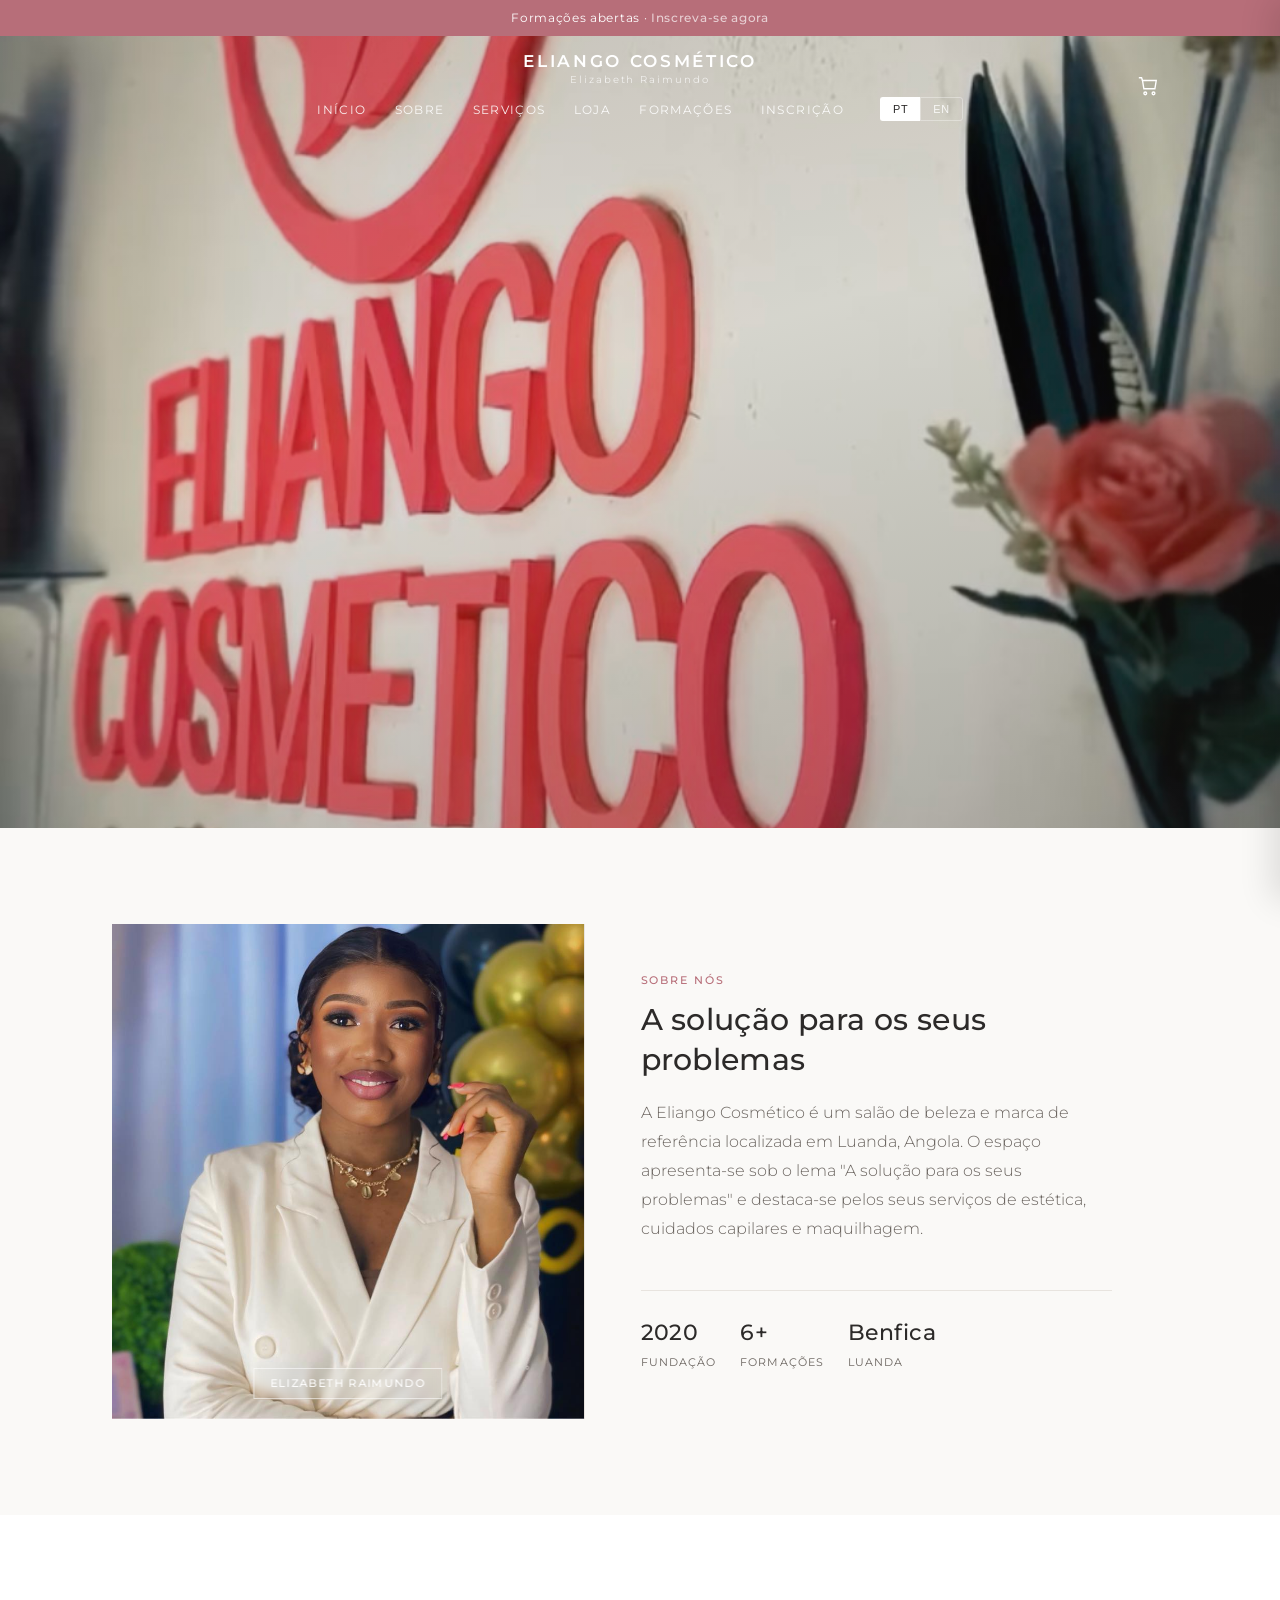
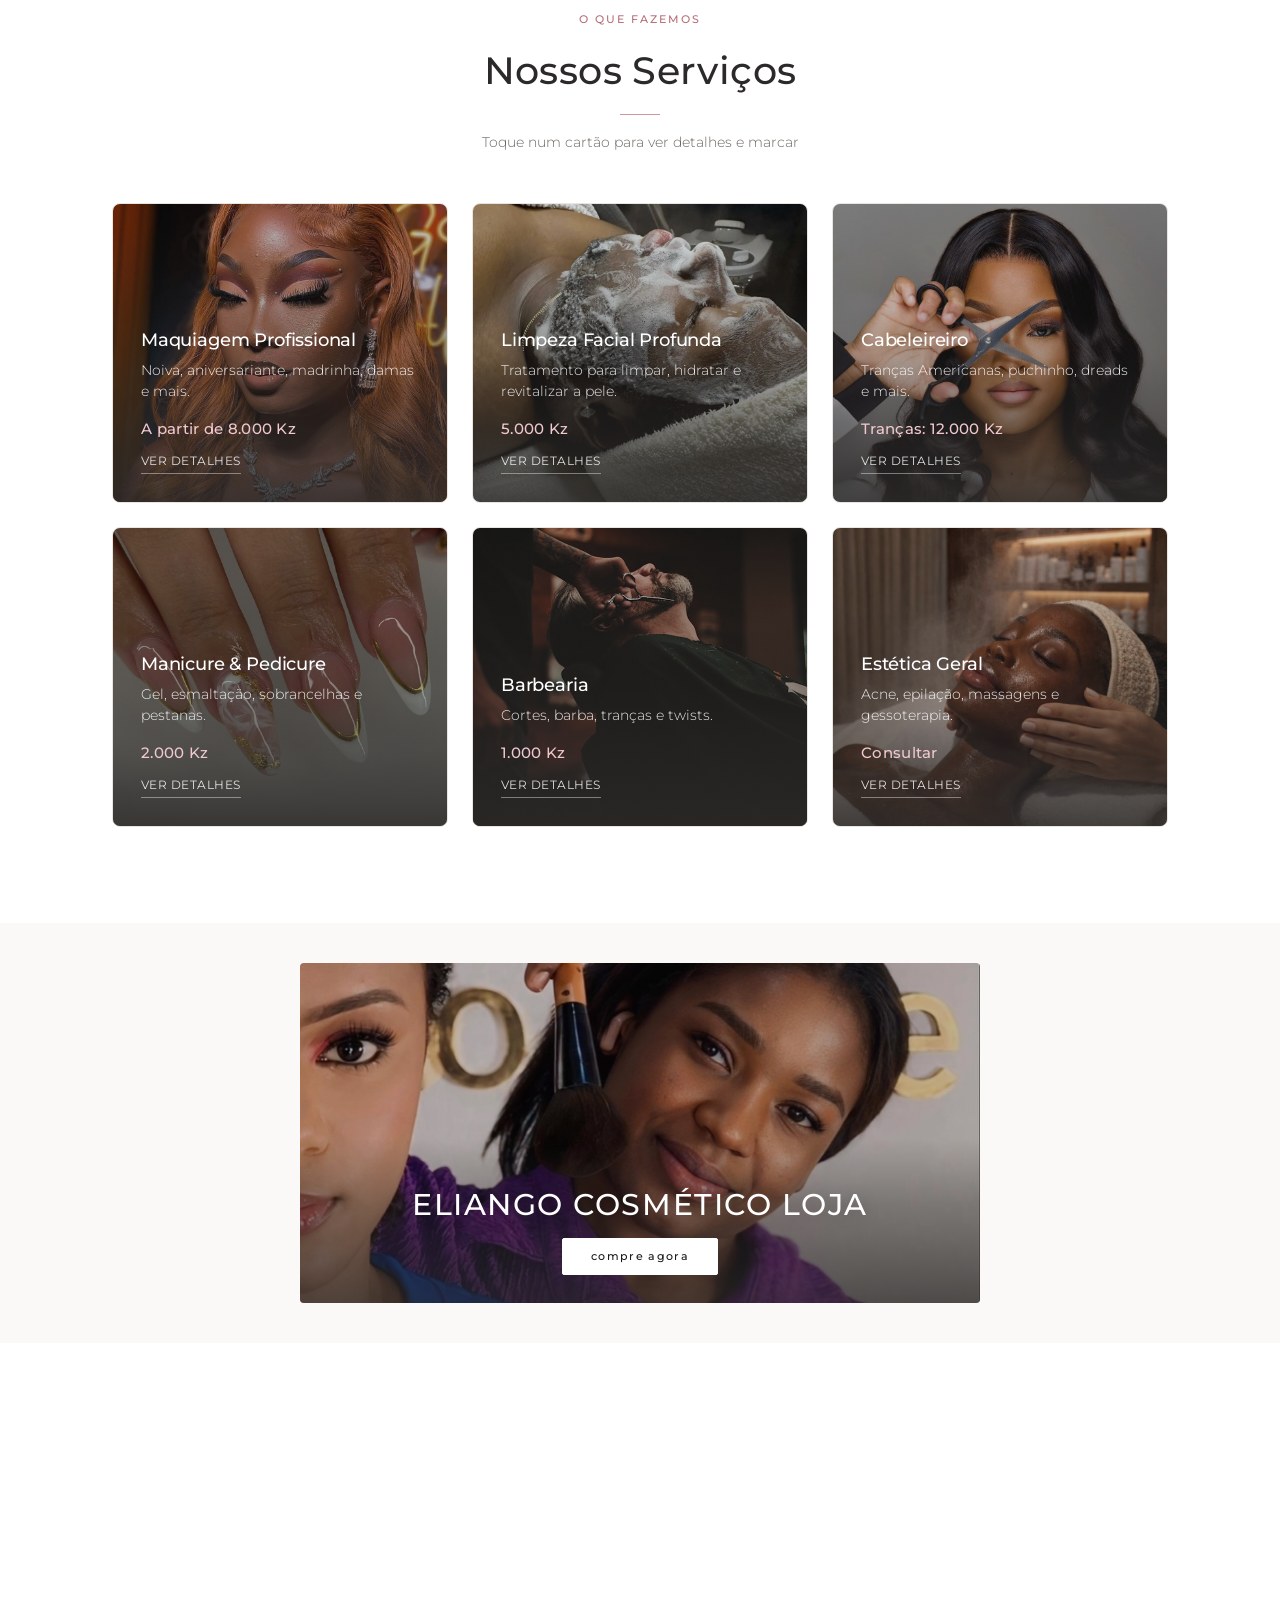
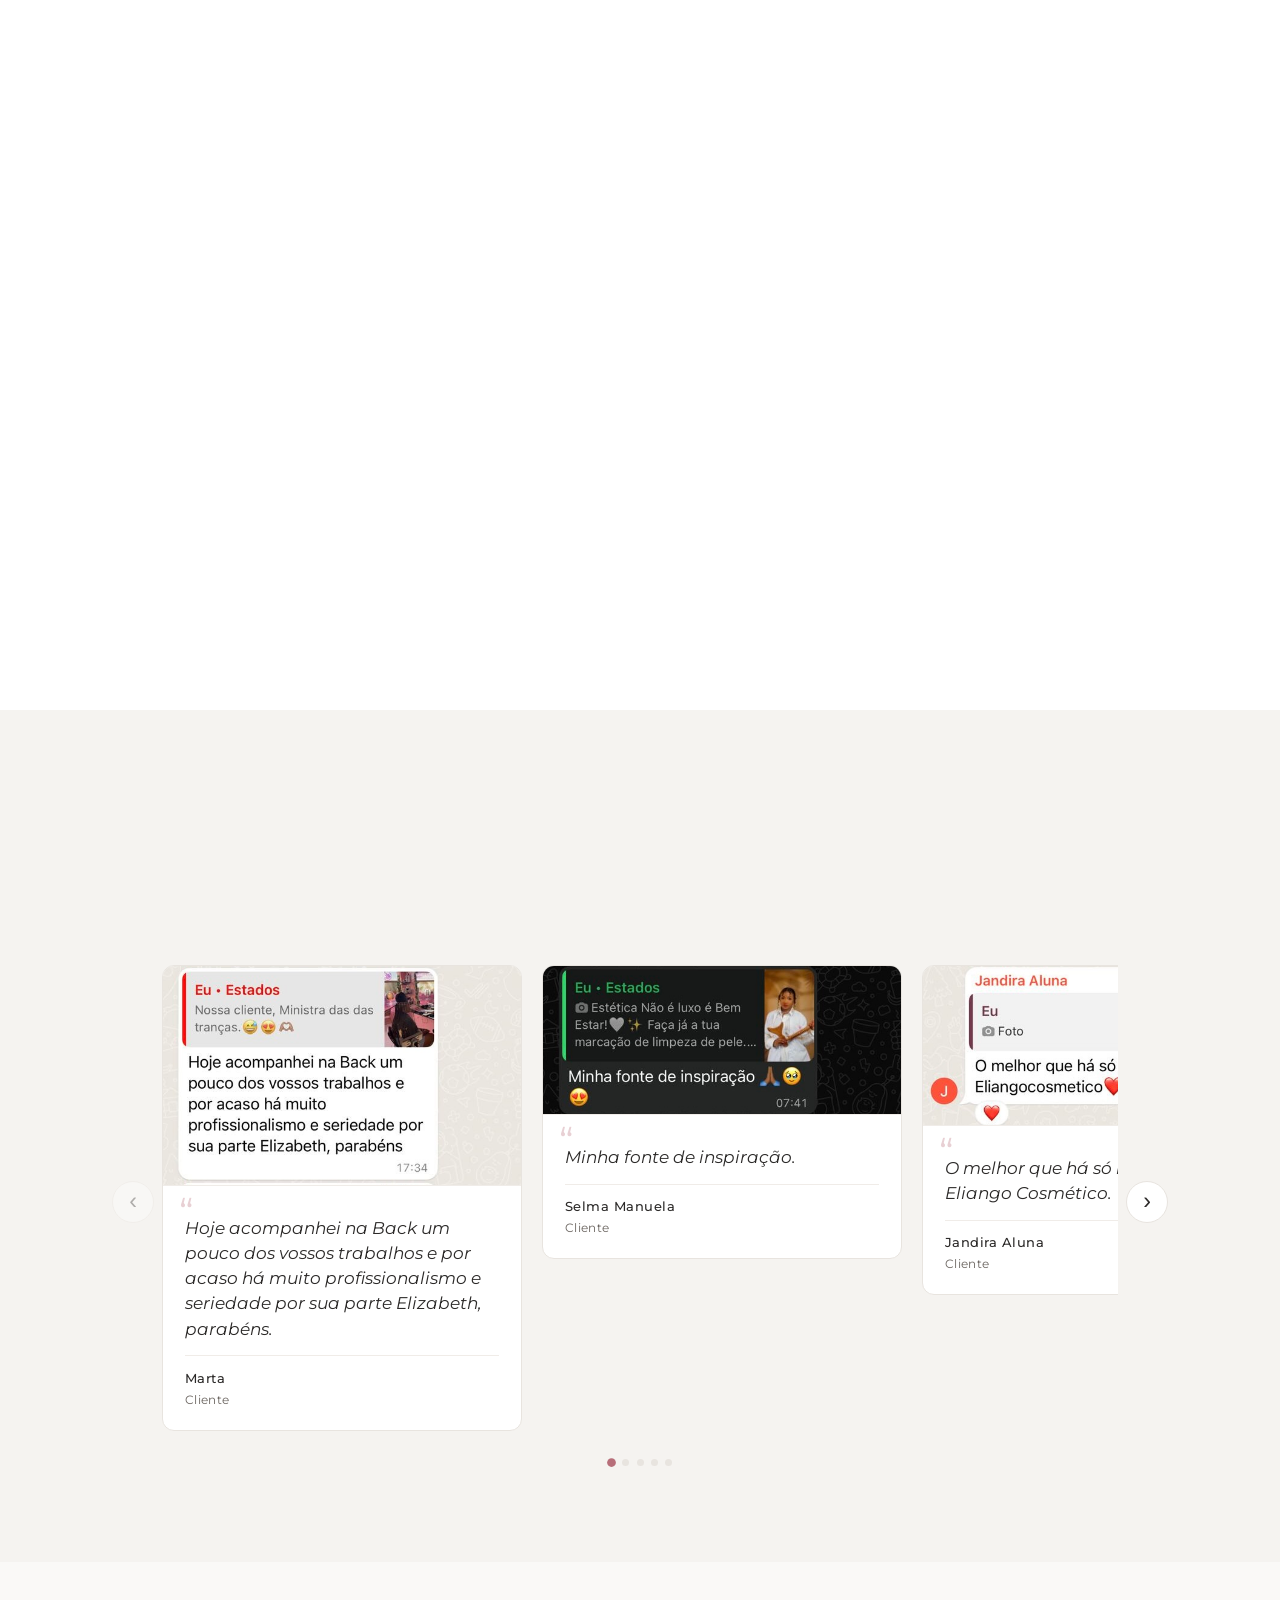
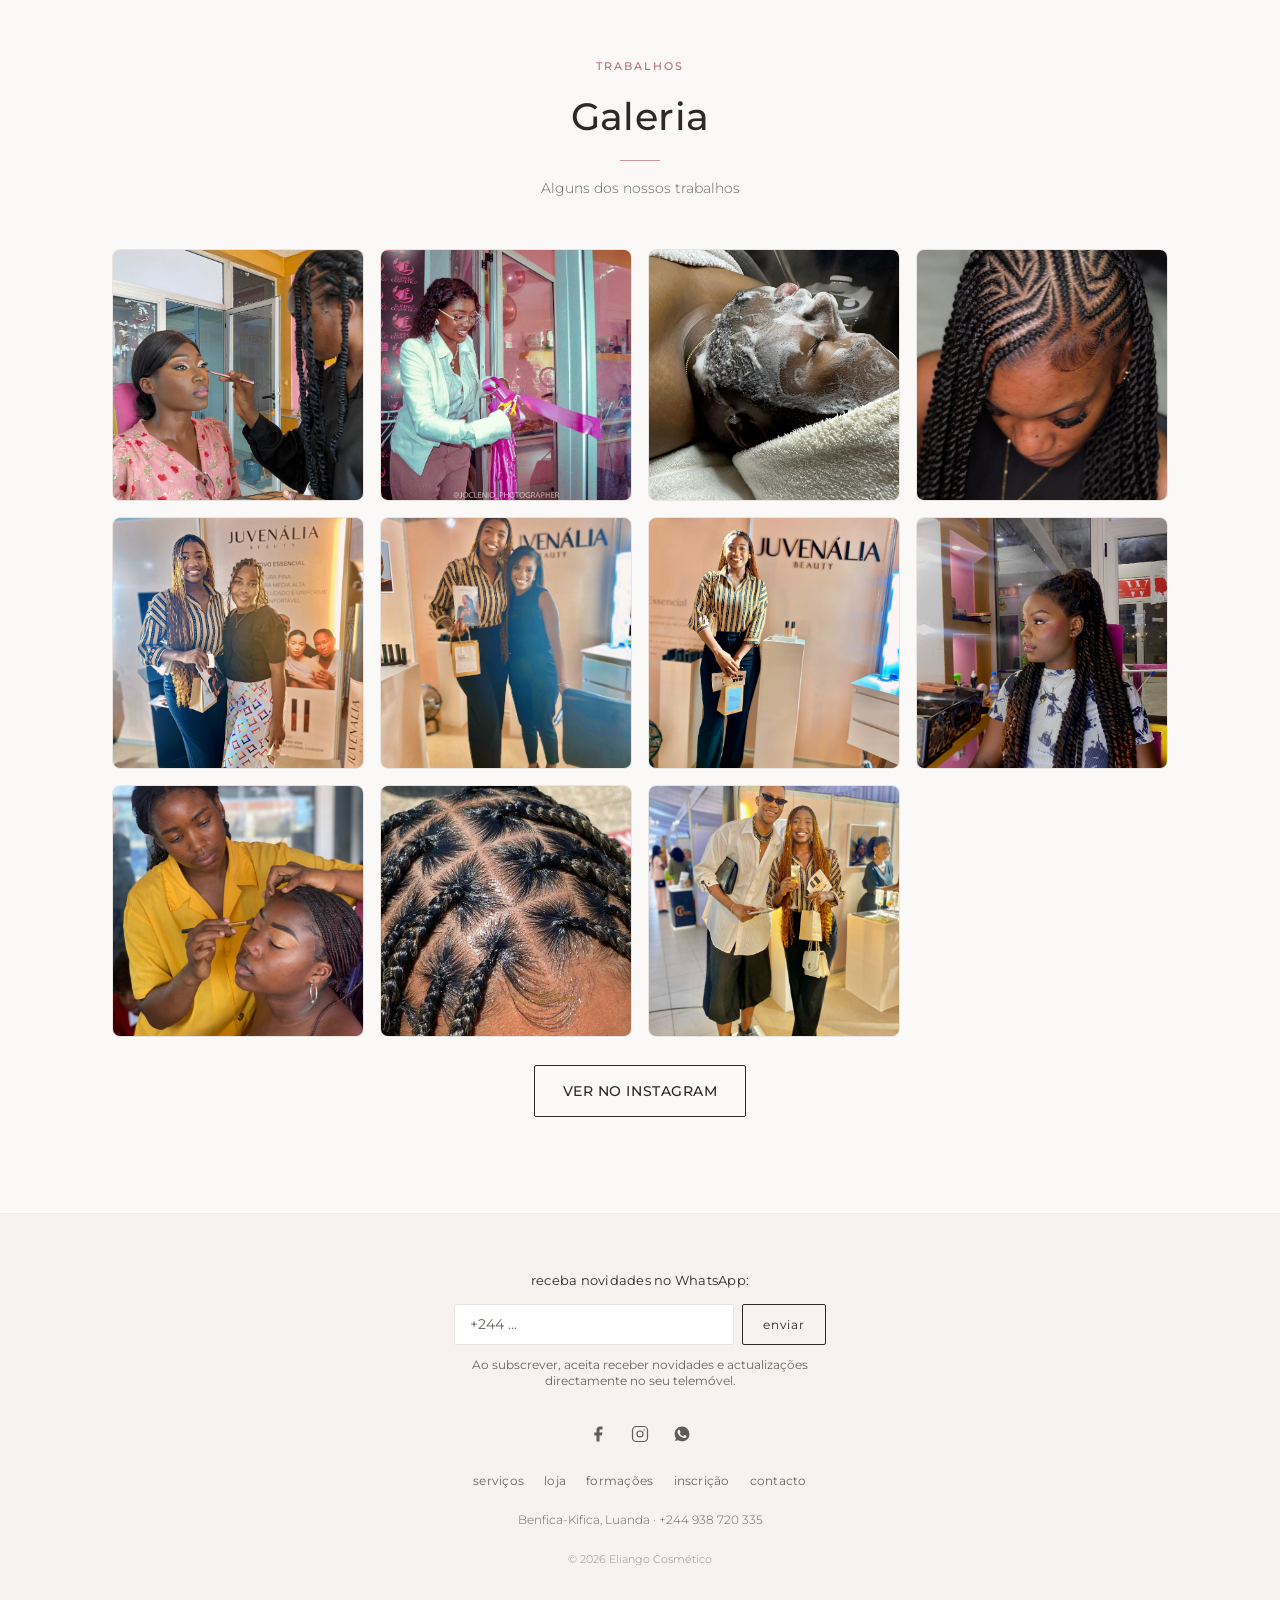
<file: eliangocosmetico/index.html>
<!DOCTYPE html>
<html lang="pt">
<head>
  <meta charset="UTF-8">
  <meta name="viewport" content="width=device-width, initial-scale=1.0">
  <title>Eliango Cosmético | Salão de Beleza - Benfica-Kifica, Luanda</title>
  <meta name="description" content="Eliango Cosmético - Maquiagem, Cabeleireiro, Estética e Formações profissionais em Benfica-Kifica, Luanda. Elevamos a sua autoestima.">
  <link rel="preconnect" href="https://fonts.googleapis.com">
  <link rel="preconnect" href="https://fonts.gstatic.com" crossorigin>
  <link href="https://fonts.googleapis.com/css2?family=Montserrat:wght@300;400;500;600;700&display=swap" rel="stylesheet">
  <link rel="stylesheet" href="css/style.css">
  <link rel="icon" href="images/logo.jpg">
</head>
<body>
  <!-- Announcement bar -->
  <div class="announce" id="announce">
    <a href="inscricao.html" class="announce-link">
      <span data-lang="pt">Formações abertas · <em>Inscreva-se agora</em></span>
      <span data-lang="en">Courses open · <em>Enrol now</em></span>
    </a>
  </div>

  <!-- Header -->
  <header class="header" id="header">
    <div class="header-inner">
      <button class="nav-toggle" aria-label="Menu" id="navToggle">
        <span></span><span></span><span></span>
      </button>

      <a href="index.html#inicio" class="brand">
        <span class="brand-name">Eliango Cosmético</span>
        <span class="brand-tag">Elizabeth Raimundo</span>
      </a>

      <nav class="nav-desktop" id="navDesktop">
        <ul>
          <li><a href="index.html#inicio" data-lang="pt">Início</a><a href="index.html#inicio" data-lang="en">Home</a></li>
          <li><a href="index.html#sobre" data-lang="pt">Sobre</a><a href="index.html#sobre" data-lang="en">About</a></li>
          <li><a href="index.html#servicos" data-lang="pt">Serviços</a><a href="index.html#servicos" data-lang="en">Services</a></li>
          <li><a href="produtos.html" data-lang="pt">Loja</a><a href="produtos.html" data-lang="en">Shop</a></li>
          <li><a href="index.html#formacoes" data-lang="pt">Formações</a><a href="index.html#formacoes" data-lang="en">Courses</a></li>
          <li><a href="inscricao.html" data-lang="pt">Inscrição</a><a href="inscricao.html" data-lang="en">Enrol</a></li>
        </ul>
        <div class="lang-toggle">
          <button class="lang-btn active" data-set-lang="pt">PT</button>
          <button class="lang-btn" data-set-lang="en">EN</button>
        </div>
      </nav>

      <button type="button" class="header-cart" id="cartToggle" aria-label="Carrinho">
        <svg width="22" height="22" viewBox="0 0 24 24" fill="none" stroke="currentColor" stroke-width="1.5" aria-hidden="true"><path d="M6 6h15l-1.5 9h-12z"/><circle cx="9" cy="20" r="1.5"/><circle cx="18" cy="20" r="1.5"/><path d="M6 6L5 3H2"/></svg>
        <span class="cart-badge" data-cart-count style="display:none">0</span>
      </button>
    </div>
  </header>

  <!-- Mobile left drawer -->
  <div class="drawer-overlay" id="drawerOverlay"></div>
  <aside class="drawer" id="drawer" aria-hidden="true">
    <div class="drawer-header">
      <a href="index.html#inicio" class="drawer-brand">
        <span class="brand-name">Eliango Cosmético</span>
        <span class="brand-tag">Elizabeth Raimundo</span>
      </a>
      <button class="drawer-close" id="drawerClose" aria-label="Close">
        <span></span><span></span>
      </button>
    </div>
    <nav class="drawer-nav">
      <ul>
        <li><a href="index.html#inicio" data-lang="pt">Início</a><a href="index.html#inicio" data-lang="en">Home</a></li>
        <li><a href="index.html#sobre" data-lang="pt">Sobre</a><a href="index.html#sobre" data-lang="en">About</a></li>
        <li><a href="index.html#servicos" data-lang="pt">Serviços</a><a href="index.html#servicos" data-lang="en">Services</a></li>
        <li><a href="produtos.html" data-lang="pt">Loja</a><a href="produtos.html" data-lang="en">Shop</a></li>
        <li><a href="index.html#formacoes" data-lang="pt">Formações</a><a href="index.html#formacoes" data-lang="en">Courses</a></li>
        <li><a href="inscricao.html" data-lang="pt">Inscrição</a><a href="inscricao.html" data-lang="en">Enrol</a></li>
        <li><a href="checkout.html" data-lang="pt">Carrinho</a><a href="checkout.html" data-lang="en">Cart</a></li>
      </ul>
    </nav>
    <div class="drawer-footer">
      <div class="lang-toggle">
        <button class="lang-btn active" data-set-lang="pt">PT</button>
        <button class="lang-btn" data-set-lang="en">EN</button>
      </div>
    </div>
  </aside>

  <!-- Hero -->
  <section class="hero" id="inicio">
    <div class="hero-media" aria-hidden="true">
      <video
        class="hero-video"
        id="heroVideo"
        muted
        autoplay
        playsinline
        webkit-playsinline
        loop
        preload="auto"
        poster="images/hero-poster.jpg"
      >
        <source src="media/hero.mp4" type="video/mp4">
      </video>
      <img class="hero-still" id="heroStill" src="images/hero-poster.jpg" alt="">
      <div class="hero-overlay"></div>
    </div>
  </section>

  <!-- About -->
  <section class="section" id="sobre">
    <div class="container">
      <div class="about-grid reveal">
        <div class="about-photo">
          <img src="images/owner.jpg" alt="Elizabeth Raimundo - Fundadora" class="about-img">
          <span class="about-name">Elizabeth Raimundo</span>
        </div>
        <div class="about-text">
          <span class="eyebrow" data-lang="pt">Sobre nós</span>
          <span class="eyebrow" data-lang="en">About us</span>
          <h2 data-lang="pt">A solução para os seus problemas</h2>
          <h2 data-lang="en">The solution to your problems</h2>
          <p data-lang="pt">A Eliango Cosmético é um salão de beleza e marca de referência localizada em Luanda, Angola. O espaço apresenta-se sob o lema "A solução para os seus problemas" e destaca-se pelos seus serviços de estética, cuidados capilares e maquilhagem.</p>
          <p data-lang="en">Eliango Cosmético is a beauty salon and local reference brand based in Luanda, Angola. Guided by the motto "The solution to your problems," it stands out for its aesthetics, hair care and makeup services.</p>
          <div class="about-stats">
            <div class="stat">
              <span class="stat-num">2020</span>
              <span class="stat-label" data-lang="pt">Fundação</span>
              <span class="stat-label" data-lang="en">Founded</span>
            </div>
            <div class="stat">
              <span class="stat-num">6+</span>
              <span class="stat-label" data-lang="pt">Formações</span>
              <span class="stat-label" data-lang="en">Courses</span>
            </div>
            <div class="stat">
              <span class="stat-num">Benfica</span>
              <span class="stat-label" data-lang="pt">Luanda</span>
              <span class="stat-label" data-lang="en">Luanda</span>
            </div>
          </div>
        </div>
      </div>
    </div>
  </section>

  <!-- Services -->
  <section class="section" id="servicos">
    <div class="container">
      <div class="section-title reveal">
        <span class="eyebrow" data-lang="pt">O que fazemos</span>
        <span class="eyebrow" data-lang="en">What we do</span>
        <h2 data-lang="pt">Nossos Serviços</h2>
        <h2 data-lang="en">Our Services</h2>
        <div class="title-line"></div>
        <p data-lang="pt">Toque num cartão para ver detalhes e marcar</p>
        <p data-lang="en">Tap a card to see details and book</p>
      </div>
      <div class="services-grid reveal">
        <article class="service-card" data-details='{"titlePt":"Maquiagem Profissional","titleEn":"Professional Makeup","descPt":"Maquiagem para noiva, aniversariante, madrinha, convidada, apresentação e damas.","descEn":"Makeup for bride, birthday girl, maid of honor, guest, presentation and bridesmaids.","price":"A partir de 8.000 Kz","img":"images/makeup.jpg","detailsPt":["Maquiagem para noiva","Maquiagem para aniversariante","Maquiagem para madrinha","Maquiagem convidada","Maquiagem para apresentação","Maquiagem para damas"],"detailsEn":["Bridal makeup","Birthday girl makeup","Maid of honor makeup","Guest makeup","Presentation makeup","Bridesmaid makeup"]}'>
          <img class="bg" src="images/makeup.jpg" alt="Maquiagem profissional" loading="lazy">
          <div class="service-body">
            <h3 data-lang="pt">Maquiagem Profissional</h3>
            <h3 data-lang="en">Professional Makeup</h3>
            <p data-lang="pt">Noiva, aniversariante, madrinha, damas e mais.</p>
            <p data-lang="en">Bride, birthday, maid of honor, bridesmaids and more.</p>
            <div class="service-price">A partir de 8.000 Kz</div>
            <span class="service-more" data-lang="pt">Ver detalhes</span>
            <span class="service-more" data-lang="en">See details</span>
          </div>
        </article>

        <article class="service-card" data-details='{"titlePt":"Limpeza Facial Profunda","titleEn":"Deep Facial Cleansing","descPt":"Tratamento completo para limpar, hidratar e revitalizar a pele. Ideal para todos os tipos de pele.","descEn":"Complete treatment to cleanse, hydrate and revitalize the skin. Ideal for all skin types.","price":"5.000 Kz","img":"images/facial.jpg","detailsPt":["Limpeza profunda dos poros","Esfoliação suave","Máscara hidratante","Massagem facial relaxante","Recomendações de cuidados em casa"],"detailsEn":["Deep pore cleansing","Gentle exfoliation","Hydrating mask","Relaxing facial massage","Home care recommendations"]}'>
          <img class="bg" src="images/facial.jpg" alt="Limpeza facial" loading="lazy">
          <div class="service-body">
            <h3 data-lang="pt">Limpeza Facial Profunda</h3>
            <h3 data-lang="en">Deep Facial Cleansing</h3>
            <p data-lang="pt">Tratamento para limpar, hidratar e revitalizar a pele.</p>
            <p data-lang="en">Treatment to cleanse, hydrate and revitalize the skin.</p>
            <div class="service-price">5.000 Kz</div>
            <span class="service-more" data-lang="pt">Ver detalhes</span>
            <span class="service-more" data-lang="en">See details</span>
          </div>
        </article>

        <article class="service-card" data-details='{"titlePt":"Cabeleireiro","titleEn":"Hairdressing","descPt":"Tranças e penteados para todos os estilos. Cabelo saudável e estiloso com profissionais experientes.","descEn":"Braids and hairstyles for every look. Healthy and stylish hair with experienced professionals.","price":"Tranças: 12.000 Kz","img":"images/hair.jpg","detailsPt":["Tranças Americanas","Tranças dreads looks","Puchinho","Puchinho com fronte","Trança para criança","Todo tipo de tranças"],"detailsEn":["American braids","Dreadlocks looks","Puff","Puff with fringe","Braids for kids","All types of braids"]}'>
          <img class="bg" src="images/hair.jpg" alt="Cabeleireiro" loading="lazy">
          <div class="service-body">
            <h3 data-lang="pt">Cabeleireiro</h3>
            <h3 data-lang="en">Hairdressing</h3>
            <p data-lang="pt">Tranças Americanas, puchinho, dreads e mais.</p>
            <p data-lang="en">American braids, puff, dreads and more.</p>
            <div class="service-price">Tranças: 12.000 Kz</div>
            <span class="service-more" data-lang="pt">Ver detalhes</span>
            <span class="service-more" data-lang="en">See details</span>
          </div>
        </article>

        <article class="service-card" data-details='{"titlePt":"Manicure & Pedicure","titleEn":"Manicure & Pedicure","descPt":"Unhas de gel, esmaltação, design de sobrancelhas e aplicação de pestanas.","descEn":"Gel nails, polish, eyebrow design and lash application.","price":"2.000 Kz","img":"images/manicure.jpg","detailsPt":["Gelinho normal","Unhas de Gel","Unhas de gel (Esmaltação)","Design de Sobrancelhas","Aplicação de Pestanas"],"detailsEn":["Regular gel polish","Gel nails","Gel nails (polish)","Eyebrow design","Lash application"]}'>
          <img class="bg" src="images/manicure.jpg" alt="Manicure e pedicure" loading="lazy">
          <div class="service-body">
            <h3 data-lang="pt">Manicure &amp; Pedicure</h3>
            <h3 data-lang="en">Manicure &amp; Pedicure</h3>
            <p data-lang="pt">Gel, esmaltação, sobrancelhas e pestanas.</p>
            <p data-lang="en">Gel, polish, eyebrows and lashes.</p>
            <div class="service-price">2.000 Kz</div>
            <span class="service-more" data-lang="pt">Ver detalhes</span>
            <span class="service-more" data-lang="en">See details</span>
          </div>
        </article>

        <article class="service-card" data-details='{"titlePt":"Barbearia","titleEn":"Barbershop","descPt":"Todos os tipos de cortes, aparação de barba, tranças e twists. Ambiente profissional e acolhedor.","descEn":"All types of cuts, beard trim, braids and twists. Professional and welcoming environment.","price":"1.000 Kz","img":"images/barber.jpg","detailsPt":["Todos os tipos de cortes","Aparação e desenho de barba","Tranças & Twists"],"detailsEn":["All types of cuts","Beard trim and design","Braids & Twists"]}'>
          <img class="bg" src="images/barber.jpg" alt="Barbearia" loading="lazy">
          <div class="service-body">
            <h3 data-lang="pt">Barbearia</h3>
            <h3 data-lang="en">Barbershop</h3>
            <p data-lang="pt">Cortes, barba, tranças e twists.</p>
            <p data-lang="en">Cuts, beard, braids and twists.</p>
            <div class="service-price">1.000 Kz</div>
            <span class="service-more" data-lang="pt">Ver detalhes</span>
            <span class="service-more" data-lang="en">See details</span>
          </div>
        </article>

        <article class="service-card" data-details='{"titlePt":"Estética Geral","titleEn":"General Aesthetics","descPt":"Tratamentos faciais e corporais: acne, epilação, massagens, gessoterapia e mais.","descEn":"Facial and body treatments: acne, waxing, massages, plaster therapy and more.","price":"Consultar preço","img":"images/aesthetics.jpg","detailsPt":["Estética Fácil","Dermapiling","Tratamento de acnes","Epilação a cera quente","Tratamento de Foliculite","Clareamento localizado","Massagem Relaxante","Massagem Redutora","Gessoterapia"],"detailsEn":["Easy aesthetics","Dermaplaning","Acne treatment","Hot wax hair removal","Folliculitis treatment","Localized lightening","Relaxing massage","Reducing massage","Plaster therapy"]}'>
          <img class="bg" src="images/aesthetics.jpg" alt="Estética" loading="lazy">
          <div class="service-body">
            <h3 data-lang="pt">Estética Geral</h3>
            <h3 data-lang="en">General Aesthetics</h3>
            <p data-lang="pt">Acne, epilação, massagens e gessoterapia.</p>
            <p data-lang="en">Acne, waxing, massages and plaster therapy.</p>
            <div class="service-price" data-lang="pt">Consultar</div>
            <div class="service-price" data-lang="en">On request</div>
            <span class="service-more" data-lang="pt">Ver detalhes</span>
            <span class="service-more" data-lang="en">See details</span>
          </div>
        </article>
      </div>
    </div>
  </section>

  <!-- Shop teaser -->
  <section class="section section-shop" id="loja">
    <div class="container">
      <a href="produtos.html" class="shop-card reveal">
        <img src="images/loja-card.jpg" alt="Eliango Cosmetics Loja" class="shop-card-bg" loading="lazy">
        <div class="shop-card-overlay">
          <h2>Eliango Cosmético Loja</h2>
          <span class="btn-shop">compre agora</span>
        </div>
      </a>
    </div>
  </section>

  <!-- Courses -->
  <section class="section" id="formacoes">
    <div class="container">
      <div class="section-title reveal">
        <span class="eyebrow" data-lang="pt">Aprenda connosco</span>
        <span class="eyebrow" data-lang="en">Learn with us</span>
        <h2 data-lang="pt">Formações Profissionais</h2>
        <h2 data-lang="en">Professional Courses</h2>
        <div class="title-line"></div>
        <p data-lang="pt">Toque num cartão para ver o programa e inscrever-se</p>
        <p data-lang="en">Tap a card to see the program and enroll</p>
      </div>
      <div class="courses-grid reveal">
        <article class="course-card" data-details='{"titlePt":"Formação 1 Semana","titleEn":"1-Week Course","descPt":"Formação intensiva de 5 dias com as bases essenciais de tranças e técnicas americanas.","descEn":"Intensive 5-day training covering essential braids and American techniques.","schedulePt":"5 dias","scheduleEn":"5 days","price":"15.000 Kz","img":"images/course-1semana.jpg","detailsPt":["Cordoletes","Bobis Americanos","Com e sem cachos","Viradas Americanas","De mão"],"detailsEn":["Cordoletes","American bobbis","With and without curls","American turns","By hand"]}'>
          <img class="bg" src="images/course-1semana.jpg" alt="Formação 1 semana" loading="lazy">
          <div class="course-body">
            <h3 data-lang="pt">Formação 1 Semana</h3>
            <h3 data-lang="en">1-Week Course</h3>
            <p data-lang="pt">Bases essenciais de tranças e técnicas americanas.</p>
            <p data-lang="en">Essential braids and American techniques.</p>
            <div class="course-meta-inline">
              <span data-lang="pt">5 dias</span>
              <span data-lang="en">5 days</span>
              <span>15.000 Kz</span>
            </div>
            <span class="course-more" data-lang="pt">Ver programa e inscrever</span>
            <span class="course-more" data-lang="en">See program and enroll</span>
          </div>
        </article>

        <article class="course-card" data-details='{"titlePt":"Formação 2 Semanas","titleEn":"2-Week Course","descPt":"Formação de 10 dias com técnicas intermédias de tranças, twists e estilos americanos.","descEn":"10-day training with intermediate braid, twist and American style techniques.","schedulePt":"10 dias","scheduleEn":"10 days","price":"30.000 Kz","img":"images/course-2semanas.jpg","detailsPt":["Cordoletes","Bobes Americano com e sem Cachos","Twist normal e Rústico","De mão","Pipocadas","Pingo de Água","Virada Americana","Natural Twist","Bobis Americanas com Viradas"],"detailsEn":["Cordoletes","American bobbis with and without curls","Normal and rustic twist","By hand","Pipocadas","Water drop","American turn","Natural Twist","American bobbis with turns"]}'>
          <img class="bg" src="images/course-2semanas.jpg" alt="Formação 2 semanas" loading="lazy">
          <div class="course-body">
            <h3 data-lang="pt">Formação 2 Semanas</h3>
            <h3 data-lang="en">2-Week Course</h3>
            <p data-lang="pt">Twists, pipocadas, pingo de água e mais.</p>
            <p data-lang="en">Twists, pipocadas, water drop and more.</p>
            <div class="course-meta-inline">
              <span data-lang="pt">10 dias</span>
              <span data-lang="en">10 days</span>
              <span>30.000 Kz</span>
            </div>
            <span class="course-more" data-lang="pt">Ver programa e inscrever</span>
            <span class="course-more" data-lang="en">See program and enroll</span>
          </div>
        </article>

        <article class="course-card" data-details='{"titlePt":"Formação 3 Semanas","titleEn":"3-Week Course","descPt":"Formação de 15 dias com técnicas avançadas, incluindo Chanel, viradas para rapazes e aplicação de juba.","descEn":"15-day training with advanced techniques, including Chanel, men turns and juba application.","schedulePt":"15 dias","scheduleEn":"15 days","price":"45.000 Kz","img":"images/course-3semanas.jpg","detailsPt":["Cordoletes","Bobes Americano com e sem Cachos","Twist normal e Rústico","De mão","Pipocadas","Pingo de Água","Virada Americana","Natural Twist","Bobis Americanas com Viradas","Chanel","Viradas para rapazes","Aplicação de juba","Com e sem viradas"],"detailsEn":["Cordoletes","American bobbis with and without curls","Normal and rustic twist","By hand","Pipocadas","Water drop","American turn","Natural Twist","American bobbis with turns","Chanel","Men turns","Juba application","With and without turns"]}'>
          <img class="bg" src="images/course-3semanas.jpg" alt="Formação 3 semanas" loading="lazy">
          <div class="course-body">
            <h3 data-lang="pt">Formação 3 Semanas</h3>
            <h3 data-lang="en">3-Week Course</h3>
            <p data-lang="pt">Chanel, viradas para rapazes e aplicação de juba.</p>
            <p data-lang="en">Chanel, men turns and juba application.</p>
            <div class="course-meta-inline">
              <span data-lang="pt">15 dias</span>
              <span data-lang="en">15 days</span>
              <span>45.000 Kz</span>
            </div>
            <span class="course-more" data-lang="pt">Ver programa e inscrever</span>
            <span class="course-more" data-lang="en">See program and enroll</span>
          </div>
        </article>

        <article class="course-card" data-details='{"titlePt":"Formação 4 Semanas","titleEn":"4-Week Course","descPt":"Formação completa de 20 dias: todas as técnicas + peruca, tongos, desfriso e mise completo.","descEn":"Complete 20-day training: all techniques + wig, tongs, straightening and full mise.","schedulePt":"20 dias","scheduleEn":"20 days","price":"60.000 Kz","img":"images/course-4semanas.jpg","detailsPt":["Cordoletes","Bobes Americano com e sem Cachos","Twist normal e Rústico","De mão","Pipocadas","Pingo de Água","Virada Americana","Natural Twist","Bobis Americanas com Viradas","Chanel","Viradas para rapazes","Aplicação de juba","Com e sem viradas","Puxinho Rabo de cavalo","Aplicação chocolate","Técnicas de lavagem e tratamento na peruca e Tongos","Desfriso com Breche e chapinha a vapor","Mise completo"],"detailsEn":["Cordoletes","American bobbis with and without curls","Normal and rustic twist","By hand","Pipocadas","Water drop","American turn","Natural Twist","American bobbis with turns","Chanel","Men turns","Juba application","With and without turns","Pony puff","Chocolate application","Wig wash and treatment techniques and tongs","Straightening with break and steam iron","Full mise"]}'>
          <img class="bg" src="images/course-4semanas.jpg" alt="Formação 4 semanas" loading="lazy">
          <div class="course-body">
            <h3 data-lang="pt">Formação 4 Semanas</h3>
            <h3 data-lang="en">4-Week Course</h3>
            <p data-lang="pt">Programa completo: peruca, tongos, desfriso e mise.</p>
            <p data-lang="en">Full program: wig, tongs, straightening and mise.</p>
            <div class="course-meta-inline">
              <span data-lang="pt">20 dias</span>
              <span data-lang="en">20 days</span>
              <span>60.000 Kz</span>
            </div>
            <span class="course-more" data-lang="pt">Ver programa e inscrever</span>
            <span class="course-more" data-lang="en">See program and enroll</span>
          </div>
        </article>

        <article class="course-card" data-details='{"titlePt":"Formação de Maquiagem","titleEn":"Makeup Course","descPt":"Formação de maquiagem profissional durante 3 semanas, três vezes por semana (segunda, terça e quarta).","descEn":"Professional makeup training over 3 weeks, three times a week (Monday, Tuesday and Wednesday).","schedulePt":"3 semanas · Seg, Ter, Qua","scheduleEn":"3 weeks · Mon, Tue, Wed","price":"35.000 Kz","img":"images/course-maquiagem.jpg","detailsPt":["Duração: 3 semanas","Frequência: 3x por semana","Dias: Segunda, Terça e Quarta","Valor: 35.000 Kz"],"detailsEn":["Duration: 3 weeks","Frequency: 3x per week","Days: Monday, Tuesday and Wednesday","Price: 35.000 Kz"]}'>
          <img class="bg" src="images/course-maquiagem.jpg" alt="Formação de Maquiagem" loading="lazy">
          <div class="course-body">
            <h3 data-lang="pt">Formação de Maquiagem</h3>
            <h3 data-lang="en">Makeup Course</h3>
            <p data-lang="pt">3 semanas · Segunda, Terça e Quarta.</p>
            <p data-lang="en">3 weeks · Monday, Tuesday and Wednesday.</p>
            <div class="course-meta-inline">
              <span data-lang="pt">3 semanas</span>
              <span data-lang="en">3 weeks</span>
              <span>35.000 Kz</span>
            </div>
            <span class="course-more" data-lang="pt">Ver programa e inscrever</span>
            <span class="course-more" data-lang="en">See program and enroll</span>
          </div>
        </article>
      </div>
    </div>
  </section>

  <!-- Testimonials -->
  <section class="section section-testimonials" id="depoimentos">
    <div class="container">
      <div class="section-title reveal">
        <span class="eyebrow" data-lang="pt">Confiança</span>
        <span class="eyebrow" data-lang="en">Trust</span>
        <h2 data-lang="pt">O que dizem as nossas clientes</h2>
        <h2 data-lang="en">What our clients say</h2>
        <div class="title-line"></div>
      </div>
      <div class="testimonials-carousel reveal">
        <button class="t-nav t-prev" type="button" aria-label="Anterior">‹</button>
        <div class="testimonials-track" id="testimonialsTrack">
          <blockquote class="testimonial">
            <div class="t-photo">
              <img src="images/testimonial-marta.jpg" alt="Depoimento de Marta" loading="lazy">
            </div>
            <div class="t-content">
              <span class="t-quote" aria-hidden="true">“</span>
              <p data-lang="pt">Hoje acompanhei na Back um pouco dos vossos trabalhos e por acaso há muito profissionalismo e seriedade por sua parte Elizabeth, parabéns.</p>
              <p data-lang="en">Today I saw some of your work on the Back and there is a lot of professionalism and seriousness on your part Elizabeth, congratulations.</p>
              <footer>
                <strong>Marta</strong>
                <span data-lang="pt">Cliente</span>
                <span data-lang="en">Client</span>
              </footer>
            </div>
          </blockquote>
          <blockquote class="testimonial">
            <div class="t-photo">
              <img src="images/testimonial-selma.jpg" alt="Depoimento de Selma Manuela" loading="lazy">
            </div>
            <div class="t-content">
              <span class="t-quote" aria-hidden="true">“</span>
              <p data-lang="pt">Minha fonte de inspiração.</p>
              <p data-lang="en">My source of inspiration.</p>
              <footer>
                <strong>Selma Manuela</strong>
                <span data-lang="pt">Cliente</span>
                <span data-lang="en">Client</span>
              </footer>
            </div>
          </blockquote>
          <blockquote class="testimonial">
            <div class="t-photo">
              <img src="images/testimonial-jandira.jpg" alt="Depoimento de Jandira Aluna" loading="lazy">
            </div>
            <div class="t-content">
              <span class="t-quote" aria-hidden="true">“</span>
              <p data-lang="pt">O melhor que há só no salão Eliango Cosmético.</p>
              <p data-lang="en">The best there is only at Eliango Cosmético salon.</p>
              <footer>
                <strong>Jandira Aluna</strong>
                <span data-lang="pt">Cliente</span>
                <span data-lang="en">Client</span>
              </footer>
            </div>
          </blockquote>
          <blockquote class="testimonial">
            <div class="t-photo">
              <img src="images/testimonial-juvenalia.jpg" alt="Depoimento de Juvenalia" loading="lazy">
            </div>
            <div class="t-content">
              <span class="t-quote" aria-hidden="true">“</span>
              <p data-lang="pt">Muito obrigada pela visita.</p>
              <p data-lang="en">Thank you so much for the visit.</p>
              <footer>
                <strong>Juvenalia</strong>
                <span data-lang="pt">Empresária</span>
                <span data-lang="en">Businesswoman</span>
              </footer>
            </div>
          </blockquote>
          <blockquote class="testimonial">
            <div class="t-photo">
              <img src="images/testimonial-liliano.jpg" alt="Depoimento de Liliano Pedro" loading="lazy">
            </div>
            <div class="t-content">
              <span class="t-quote" aria-hidden="true">“</span>
              <p data-lang="pt">🔥👏👏👏</p>
              <p data-lang="en">🔥👏👏👏</p>
              <footer>
                <strong>Liliano Pedro</strong>
                <span data-lang="pt">Influencer</span>
                <span data-lang="en">Influencer</span>
              </footer>
            </div>
          </blockquote>
        </div>
        <button class="t-nav t-next" type="button" aria-label="Seguinte">›</button>
      </div>
      <div class="t-dots" id="testimonialsDots" aria-hidden="true"></div>
    </div>
  </section>

  <!-- Gallery -->
  <section class="section" id="galeria">
    <div class="container">
      <div class="section-title reveal">
        <span class="eyebrow" data-lang="pt">Trabalhos</span>
        <span class="eyebrow" data-lang="en">Work</span>
        <h2 data-lang="pt">Galeria</h2>
        <h2 data-lang="en">Gallery</h2>
        <div class="title-line"></div>
        <p data-lang="pt">Alguns dos nossos trabalhos</p>
        <p data-lang="en">Some of our work</p>
      </div>
      <div class="gallery-grid reveal">
        <button type="button" class="gallery-item" data-src="images/gallery1.jpg" aria-label="Ver foto 1"><img src="images/gallery1.jpg" alt="Trabalho 1" loading="lazy"></button>
        <button type="button" class="gallery-item" data-src="images/gallery2.jpg" aria-label="Ver foto 2"><img src="images/gallery2.jpg" alt="Trabalho 2" loading="lazy"></button>
        <button type="button" class="gallery-item" data-src="images/gallery3.jpg" aria-label="Ver foto 3"><img src="images/gallery3.jpg" alt="Trabalho 3" loading="lazy"></button>
        <button type="button" class="gallery-item" data-src="images/gallery4.jpg" aria-label="Ver foto 4"><img src="images/gallery4.jpg" alt="Trabalho 4" loading="lazy"></button>
        <button type="button" class="gallery-item" data-src="images/gallery5.jpg" aria-label="Ver foto 5"><img src="images/gallery5.jpg" alt="Trabalho 5" loading="lazy"></button>
        <button type="button" class="gallery-item" data-src="images/gallery6.jpg" aria-label="Ver foto 6"><img src="images/gallery6.jpg" alt="Trabalho 6" loading="lazy"></button>
        <button type="button" class="gallery-item" data-src="images/gallery7.jpg" aria-label="Ver foto 7"><img src="images/gallery7.jpg" alt="Trabalho 7" loading="lazy"></button>
        <button type="button" class="gallery-item" data-src="images/gallery8.jpg" aria-label="Ver foto 8"><img src="images/gallery8.jpg" alt="Trabalho 8" loading="lazy"></button>
        <button type="button" class="gallery-item" data-src="images/gallery9.jpg" aria-label="Ver foto 9"><img src="images/gallery9.jpg" alt="Trabalho 9" loading="lazy"></button>
        <button type="button" class="gallery-item" data-src="images/gallery10.jpg" aria-label="Ver foto 10"><img src="images/gallery10.jpg" alt="Trabalho 10" loading="lazy"></button>
        <button type="button" class="gallery-item" data-src="images/gallery11.jpg" aria-label="Ver foto 11"><img src="images/gallery11.jpg" alt="Trabalho 11" loading="lazy"></button>
      </div>
      <div class="gallery-cta">
        <a href="https://www.instagram.com/eliangocosmetico/" target="_blank" rel="noopener" class="btn btn-outline-dark" data-lang="pt">Ver no Instagram</a>
        <a href="https://www.instagram.com/eliangocosmetico/" target="_blank" rel="noopener" class="btn btn-outline-dark" data-lang="en">See on Instagram</a>
      </div>
    </div>
  </section>

  <!-- Footer -->
  
  <!-- Mini cart panel -->
  <div class="cart-panel-overlay" id="cartPanelOverlay"></div>
  <aside class="cart-panel" id="cartPanel" aria-hidden="true">
    <div class="cart-panel-header">
      <h3 data-lang="pt">Carrinho</h3>
      <h3 data-lang="en">Cart</h3>
      <button type="button" class="cart-panel-close" id="cartPanelClose" aria-label="Close">&times;</button>
    </div>
    <div class="cart-panel-body" id="cartPanelBody"></div>
    <div class="cart-panel-footer" id="cartPanelFooter">
      <div class="sub">
        <span data-lang="pt">Subtotal</span>
        <span data-lang="en">Subtotal</span>
        <strong id="cartPanelSubtotal">0 Kz</strong>
      </div>
      <a href="checkout.html" class="btn btn-primary" data-lang="pt">Finalizar pedido</a>
      <a href="checkout.html" class="btn btn-primary" data-lang="en">Checkout</a>
      <button type="button" class="btn btn-outline" id="cartPanelContinue" data-lang="pt">Continuar a comprar</button>
      <button type="button" class="btn btn-outline" id="cartPanelContinueEn" data-lang="en">Continue shopping</button>
    </div>
  </aside>

  <footer class="footer">
    <div class="container footer-inner">
      <div class="footer-signup">
        <p class="footer-signup-label" data-lang="pt">receba novidades no WhatsApp:</p>
        <p class="footer-signup-label" data-lang="en">get updates on WhatsApp:</p>
        <form class="footer-signup-form" id="footerSignup">
          <input type="tel" name="phone" required placeholder="+244 ..." data-ph-pt="+244 ..." data-ph-en="+244 ..." aria-label="WhatsApp" inputmode="tel">
          <button type="submit" data-lang="pt">enviar</button>
          <button type="submit" data-lang="en">submit</button>
        </form>
        <p class="footer-signup-note" data-lang="pt">Ao subscrever, aceita receber novidades e actualizações directamente no seu telemóvel.</p>
        <p class="footer-signup-note" data-lang="en">By subscribing, you agree to receive news and updates directly on your phone.</p>
      </div>

      <div class="footer-socials">
        <a href="https://www.facebook.com/profile.php?id=100077515462072" target="_blank" rel="noopener" aria-label="Facebook">
          <svg width="18" height="18" viewBox="0 0 24 24" fill="currentColor" aria-hidden="true"><path d="M18 2h-3a5 5 0 0 0-5 5v3H7v4h3v8h4v-8h3l1-4h-4V7a1 1 0 0 1 1-1h3z"/></svg>
        </a>
        <a href="https://www.instagram.com/eliangocosmetico/" target="_blank" rel="noopener" aria-label="Instagram">
          <svg width="18" height="18" viewBox="0 0 24 24" fill="none" stroke="currentColor" stroke-width="1.6" aria-hidden="true"><rect x="2" y="2" width="20" height="20" rx="5"/><circle cx="12" cy="12" r="4"/><circle cx="17.5" cy="6.5" r="1" fill="currentColor" stroke="none"/></svg>
        </a>
        <a href="https://wa.me/244938720335" target="_blank" rel="noopener" aria-label="WhatsApp">
          <svg width="18" height="18" viewBox="0 0 24 24" fill="currentColor" aria-hidden="true"><path d="M17.472 14.382c-.297-.149-1.758-.867-2.03-.967-.273-.099-.471-.148-.67.15-.197.297-.767.966-.94 1.164-.173.199-.347.223-.644.075-.297-.15-1.255-.463-2.39-1.475-.883-.788-1.48-1.761-1.653-2.059-.173-.297-.018-.458.13-.606.134-.133.298-.347.446-.52.149-.174.198-.298.298-.497.099-.198.05-.371-.025-.52-.075-.149-.669-1.612-.916-2.207-.242-.579-.487-.5-.669-.51-.173-.008-.371-.01-.57-.01-.198 0-.52.074-.792.372-.272.297-1.04 1.016-1.04 2.479 0 1.462 1.065 2.875 1.213 3.074.149.198 2.096 3.2 5.077 4.487.709.306 1.262.489 1.694.625.712.227 1.36.195 1.871.118.571-.085 1.758-.719 2.006-1.413.248-.694.248-1.289.173-1.413-.074-.124-.272-.198-.57-.347m-5.421 7.403h-.004a9.87 9.87 0 0 1-5.031-1.378l-.361-.214-3.741.982.998-3.648-.235-.374a9.86 9.86 0 0 1-1.51-5.26c.001-5.45 4.436-9.884 9.888-9.884 2.64 0 5.122 1.03 6.988 2.898a9.825 9.825 0 0 1 2.893 6.994c-.003 5.45-4.435 9.884-9.885 9.884z"/></svg>
        </a>
      </div>

      <nav class="footer-nav">
        <a href="index.html#servicos" data-lang="pt">serviços</a>
        <a href="index.html#servicos" data-lang="en">services</a>
        <a href="produtos.html" data-lang="pt">loja</a>
        <a href="produtos.html" data-lang="en">shop</a>
        <a href="index.html#formacoes" data-lang="pt">formações</a>
        <a href="index.html#formacoes" data-lang="en">courses</a>
        <a href="inscricao.html" data-lang="pt">inscrição</a>
        <a href="inscricao.html" data-lang="en">enrol</a>
        <a href="https://wa.me/244938720335" data-lang="pt">contacto</a>
        <a href="https://wa.me/244938720335" data-lang="en">contact</a>
      </nav>

      <div class="footer-meta">
        <span data-lang="pt">Benfica-Kifica, Luanda · +244 938 720 335</span>
        <span data-lang="en">Benfica-Kifica, Luanda · +244 938 720 335</span>
      </div>

      <p class="footer-copy">© 2026 Eliango Cosmético</p>
    </div>
  </footer>



  <!-- Modal -->
  <div class="modal-overlay" id="modalOverlay">
    <div class="modal">
      <button class="modal-close" id="modalClose" type="button" aria-label="Fechar">&times;</button>
      <div id="modalContent"></div>
    </div>
  </div>

  <script src="js/cart.js"></script>
  <script src="js/main.js"></script>
</body>
</html>
</file>
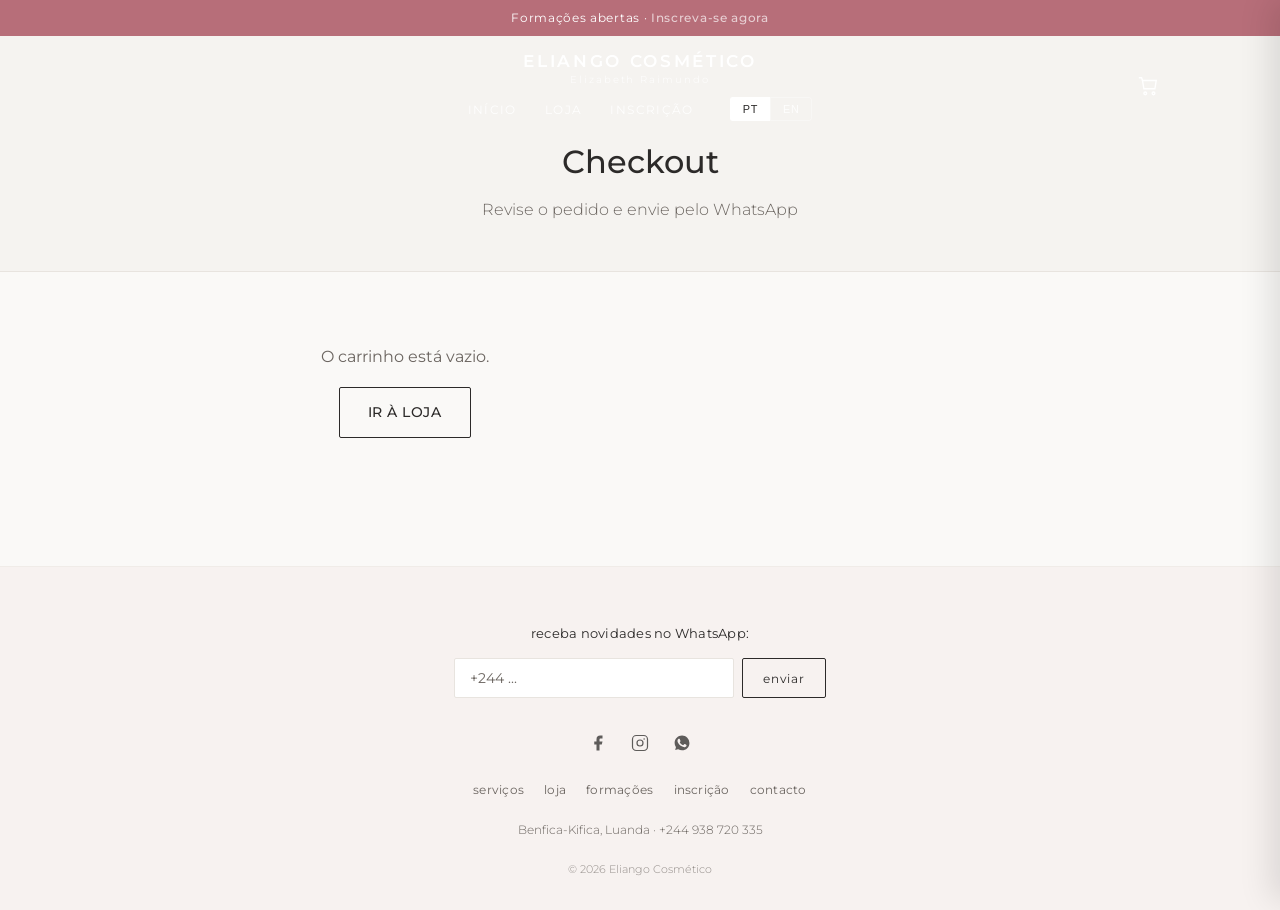
<file: eliangocosmetico/checkout.html>
<!DOCTYPE html>
<html lang="pt">
<head>
  <meta charset="UTF-8">
  <meta name="viewport" content="width=device-width, initial-scale=1.0">
  <title>Checkout | Eliango Cosmético</title>
  <link rel="preconnect" href="https://fonts.googleapis.com">
  <link rel="preconnect" href="https://fonts.gstatic.com" crossorigin>
  <link href="https://fonts.googleapis.com/css2?family=Montserrat:wght@300;400;500;600;700&display=swap" rel="stylesheet">
  <link rel="stylesheet" href="css/style.css">
  <link rel="icon" href="images/logo.jpg">
</head>
<body>
  <div class="announce" id="announce">
    <a href="inscricao.html" class="announce-link">
      <span data-lang="pt">Formações abertas · <em>Inscreva-se agora</em></span>
      <span data-lang="en">Courses open · <em>Enrol now</em></span>
    </a>
  </div>

  <header class="header scrolled" id="header">
    <div class="header-inner">
      <button class="nav-toggle" aria-label="Menu" id="navToggle"><span></span><span></span><span></span></button>
      <a href="index.html#inicio" class="brand">
        <span class="brand-name">Eliango Cosmético</span>
        <span class="brand-tag">Elizabeth Raimundo</span>
      </a>
      <nav class="nav-desktop" id="navDesktop">
        <ul>
          <li><a href="index.html#inicio" data-lang="pt">Início</a><a href="index.html#inicio" data-lang="en">Home</a></li>
          <li><a href="produtos.html" data-lang="pt">Loja</a><a href="produtos.html" data-lang="en">Shop</a></li>
          <li><a href="inscricao.html" data-lang="pt">Inscrição</a><a href="inscricao.html" data-lang="en">Enrol</a></li>
        </ul>
        <div class="lang-toggle">
          <button class="lang-btn active" data-set-lang="pt">PT</button>
          <button class="lang-btn" data-set-lang="en">EN</button>
        </div>
      </nav>
      <button type="button" class="header-cart" id="cartToggle" aria-label="Carrinho">
        <svg width="22" height="22" viewBox="0 0 24 24" fill="none" stroke="currentColor" stroke-width="1.5" aria-hidden="true"><path d="M6 6h15l-1.5 9h-12z"/><circle cx="9" cy="20" r="1.5"/><circle cx="18" cy="20" r="1.5"/><path d="M6 6L5 3H2"/></svg>
        <span class="cart-badge" data-cart-count style="display:none">0</span>
      </button>
    </div>
  </header>

  <div class="drawer-overlay" id="drawerOverlay"></div>
  <aside class="drawer" id="drawer" aria-hidden="true">
    <div class="drawer-header">
      <a href="index.html#inicio" class="drawer-brand">
        <span class="brand-name">Eliango Cosmético</span>
        <span class="brand-tag">Elizabeth Raimundo</span>
      </a>
      <button class="drawer-close" id="drawerClose" aria-label="Close"><span></span><span></span></button>
    </div>
    <nav class="drawer-nav">
      <ul>
        <li><a href="index.html#inicio" data-lang="pt">Início</a><a href="index.html#inicio" data-lang="en">Home</a></li>
        <li><a href="produtos.html" data-lang="pt">Loja</a><a href="produtos.html" data-lang="en">Shop</a></li>
        <li><a href="checkout.html" data-lang="pt">Carrinho</a><a href="checkout.html" data-lang="en">Cart</a></li>
        <li><a href="inscricao.html" data-lang="pt">Inscrição</a><a href="inscricao.html" data-lang="en">Enrol</a></li>
      </ul>
    </nav>
    <div class="drawer-footer">
      <div class="lang-toggle">
        <button class="lang-btn active" data-set-lang="pt">PT</button>
        <button class="lang-btn" data-set-lang="en">EN</button>
      </div>
    </div>
  </aside>

  <div class="page-hero">
    <div class="container">
      <h1 data-lang="pt">Checkout</h1>
      <h1 data-lang="en">Checkout</h1>
      <p data-lang="pt">Revise o pedido e envie pelo WhatsApp</p>
      <p data-lang="en">Review your order and send via WhatsApp</p>
    </div>
  </div>

  <section class="page-section">
    <div class="container">
      <div class="checkout-layout">
        <div>
          <div class="cart-items" id="cartItems"></div>
          <div class="empty-cart" id="emptyCart" hidden>
            <p data-lang="pt">O carrinho está vazio.</p>
            <p data-lang="en">Your cart is empty.</p>
            <a href="produtos.html" class="btn btn-outline-dark" style="width:auto;margin-top:1rem;" data-lang="pt">Ir à loja</a>
            <a href="produtos.html" class="btn btn-outline-dark" style="width:auto;margin-top:1rem;" data-lang="en">Go to shop</a>
          </div>
        </div>
        <div class="checkout-summary" id="checkoutSummary">
          <h3 data-lang="pt">Resumo</h3>
          <h3 data-lang="en">Summary</h3>
          <div class="summary-row">
            <span data-lang="pt">Subtotal</span>
            <span data-lang="en">Subtotal</span>
            <span id="subtotal">0 Kz</span>
          </div>
          <div class="summary-row total">
            <span data-lang="pt">Total</span>
            <span data-lang="en">Total</span>
            <span id="total">0 Kz</span>
          </div>
          <form class="checkout-form" id="checkoutForm" style="margin-top:1.5rem;">
            <div class="form-group">
              <label data-lang="pt">Nome completo</label>
              <label data-lang="en">Full name</label>
              <input type="text" name="name" required>
            </div>
            <div class="form-group">
              <label>WhatsApp / Telefone</label>
              <input type="tel" name="phone" required placeholder="+244 ...">
            </div>
            <div class="form-group">
              <label data-lang="pt">Morada / Localização</label>
              <label data-lang="en">Address / Location</label>
              <input type="text" name="address" required>
            </div>
            <div class="form-group">
              <label data-lang="pt">Notas (opcional)</label>
              <label data-lang="en">Notes (optional)</label>
              <textarea name="notes"></textarea>
            </div>
            <button type="submit" class="btn btn-primary" style="width:100%;max-width:none;" data-lang="pt">Enviar pedido pelo WhatsApp</button>
            <button type="submit" class="btn btn-primary" style="width:100%;max-width:none;" data-lang="en">Send order via WhatsApp</button>
          </form>
        </div>
      </div>
    </div>
  </section>

  
  <!-- Mini cart panel -->
  <div class="cart-panel-overlay" id="cartPanelOverlay"></div>
  <aside class="cart-panel" id="cartPanel" aria-hidden="true">
    <div class="cart-panel-header">
      <h3 data-lang="pt">Carrinho</h3>
      <h3 data-lang="en">Cart</h3>
      <button type="button" class="cart-panel-close" id="cartPanelClose" aria-label="Close">&times;</button>
    </div>
    <div class="cart-panel-body" id="cartPanelBody"></div>
    <div class="cart-panel-footer" id="cartPanelFooter">
      <div class="sub">
        <span data-lang="pt">Subtotal</span>
        <span data-lang="en">Subtotal</span>
        <strong id="cartPanelSubtotal">0 Kz</strong>
      </div>
      <a href="checkout.html" class="btn btn-primary" data-lang="pt">Finalizar pedido</a>
      <a href="checkout.html" class="btn btn-primary" data-lang="en">Checkout</a>
      <button type="button" class="btn btn-outline" id="cartPanelContinue" data-lang="pt">Continuar a comprar</button>
      <button type="button" class="btn btn-outline" id="cartPanelContinueEn" data-lang="en">Continue shopping</button>
    </div>
  </aside>

  <footer class="footer">
    <div class="container footer-inner">
      <div class="footer-signup">
        <p class="footer-signup-label" data-lang="pt">receba novidades no WhatsApp:</p>
        <p class="footer-signup-label" data-lang="en">get updates on WhatsApp:</p>
        <form class="footer-signup-form" id="footerSignup">
          <input type="tel" name="phone" required placeholder="+244 ..." data-ph-pt="+244 ..." data-ph-en="+244 ..." aria-label="WhatsApp" inputmode="tel">
          <button type="submit" data-lang="pt">enviar</button>
          <button type="submit" data-lang="en">submit</button>
        </form>
      </div>

      <div class="footer-socials">
        <a href="https://www.facebook.com/profile.php?id=100077515462072" target="_blank" rel="noopener" aria-label="Facebook">
          <svg width="18" height="18" viewBox="0 0 24 24" fill="currentColor" aria-hidden="true"><path d="M18 2h-3a5 5 0 0 0-5 5v3H7v4h3v8h4v-8h3l1-4h-4V7a1 1 0 0 1 1-1h3z"/></svg>
        </a>
        <a href="https://www.instagram.com/eliangocosmetico/" target="_blank" rel="noopener" aria-label="Instagram">
          <svg width="18" height="18" viewBox="0 0 24 24" fill="none" stroke="currentColor" stroke-width="1.6" aria-hidden="true"><rect x="2" y="2" width="20" height="20" rx="5"/><circle cx="12" cy="12" r="4"/><circle cx="17.5" cy="6.5" r="1" fill="currentColor" stroke="none"/></svg>
        </a>
        <a href="https://wa.me/244938720335" target="_blank" rel="noopener" aria-label="WhatsApp">
          <svg width="18" height="18" viewBox="0 0 24 24" fill="currentColor" aria-hidden="true"><path d="M17.472 14.382c-.297-.149-1.758-.867-2.03-.967-.273-.099-.471-.148-.67.15-.197.297-.767.966-.94 1.164-.173.199-.347.223-.644.075-.297-.15-1.255-.463-2.39-1.475-.883-.788-1.48-1.761-1.653-2.059-.173-.297-.018-.458.13-.606.134-.133.298-.347.446-.52.149-.174.198-.298.298-.497.099-.198.05-.371-.025-.52-.075-.149-.669-1.612-.916-2.207-.242-.579-.487-.5-.669-.51-.173-.008-.371-.01-.57-.01-.198 0-.52.074-.792.372-.272.297-1.04 1.016-1.04 2.479 0 1.462 1.065 2.875 1.213 3.074.149.198 2.096 3.2 5.077 4.487.709.306 1.262.489 1.694.625.712.227 1.36.195 1.871.118.571-.085 1.758-.719 2.006-1.413.248-.694.248-1.289.173-1.413-.074-.124-.272-.198-.57-.347m-5.421 7.403h-.004a9.87 9.87 0 0 1-5.031-1.378l-.361-.214-3.741.982.998-3.648-.235-.374a9.86 9.86 0 0 1-1.51-5.26c.001-5.45 4.436-9.884 9.888-9.884 2.64 0 5.122 1.03 6.988 2.898a9.825 9.825 0 0 1 2.893 6.994c-.003 5.45-4.435 9.884-9.885 9.884z"/></svg>
        </a>
      </div>

      <nav class="footer-nav">
        <a href="index.html#servicos" data-lang="pt">serviços</a>
        <a href="index.html#servicos" data-lang="en">services</a>
        <a href="produtos.html" data-lang="pt">loja</a>
        <a href="produtos.html" data-lang="en">shop</a>
        <a href="index.html#formacoes" data-lang="pt">formações</a>
        <a href="index.html#formacoes" data-lang="en">courses</a>
        <a href="inscricao.html" data-lang="pt">inscrição</a>
        <a href="inscricao.html" data-lang="en">enrol</a>
        <a href="https://wa.me/244938720335" data-lang="pt">contacto</a>
        <a href="https://wa.me/244938720335" data-lang="en">contact</a>
      </nav>

      <div class="footer-meta">
        <span data-lang="pt">Benfica-Kifica, Luanda · +244 938 720 335</span>
        <span data-lang="en">Benfica-Kifica, Luanda · +244 938 720 335</span>
      </div>

      <p class="footer-copy">© 2026 Eliango Cosmético</p>
    </div>
  </footer>


  <script src="js/cart.js"></script>
  <script src="js/main.js"></script>
  <script>
    document.addEventListener('DOMContentLoaded', () => {
      const itemsEl = document.getElementById('cartItems');
      const emptyEl = document.getElementById('emptyCart');
      const summaryEl = document.getElementById('checkoutSummary');
      const isEn = () => document.body.classList.contains('en');

      function render() {
        window.__renderCheckout = render;
        const cart = getCart();
        if (!cart.length) {
          itemsEl.innerHTML = '';
          emptyEl.hidden = false;
          summaryEl.style.display = 'none';
          return;
        }
        emptyEl.hidden = true;
        summaryEl.style.display = '';
        itemsEl.innerHTML = cart.map(i => {
          const title = isEn() ? i.titleEn : i.titlePt;
          return `
            <div class="cart-item" data-id="${i.id}">
              <img src="${i.img}" alt="${title}">
              <div>
                <h4>${title}</h4>
                <div class="meta">${i.price} × ${i.qty}</div>
                <div class="qty">
                  <button type="button" data-act="dec" aria-label="-">−</button>
                  <span>${i.qty}</span>
                  <button type="button" data-act="inc" aria-label="+">+</button>
                  <button type="button" class="remove" data-act="rm">${isEn() ? 'Remove' : 'Remover'}</button>
                </div>
              </div>
              <div class="meta">${formatKz(i.priceNum * i.qty)}</div>
            </div>`;
        }).join('');

        document.getElementById('subtotal').textContent = formatKz(cartTotal());
        document.getElementById('total').textContent = formatKz(cartTotal());

        itemsEl.querySelectorAll('.cart-item').forEach(row => {
          const id = row.dataset.id;
          row.querySelectorAll('[data-act]').forEach(btn => {
            btn.addEventListener('click', () => {
              const item = getCart().find(x => x.id === id);
              if (!item) return;
              if (btn.dataset.act === 'inc') setQty(id, item.qty + 1);
              if (btn.dataset.act === 'dec') { if (item.qty <= 1) removeFromCart(id); else setQty(id, item.qty - 1); }
              if (btn.dataset.act === 'rm') removeFromCart(id);
              render();
            });
          });
        });
      }

      document.getElementById('checkoutForm')?.addEventListener('submit', e => {
        e.preventDefault();
        const cart = getCart();
        if (!cart.length) return;
        const f = e.target;
        const lines = cart.map(i => {
          const title = isEn() ? i.titleEn : i.titlePt;
          return `• ${title} × ${i.qty} — ${formatKz(i.priceNum * i.qty)}`;
        }).join('\n');
        const text = encodeURIComponent(
          (isEn()
            ? `Hello! I would like to place an order.\n\n${lines}\n\nTotal: ${formatKz(cartTotal())}\n\nName: ${f.name.value}\nPhone: ${f.phone.value}\nAddress: ${f.address.value}\nNotes: ${f.notes.value || '—'}`
            : `Olá! Gostaria de fazer um pedido.\n\n${lines}\n\nTotal: ${formatKz(cartTotal())}\n\nNome: ${f.name.value}\nTelefone: ${f.phone.value}\nMorada: ${f.address.value}\nNotas: ${f.notes.value || '—'}`)
        );
        window.open(`https://wa.me/244938720335?text=${text}`, '_blank');
      });

      render();
    });
  </script>
</body>
</html>
</file>
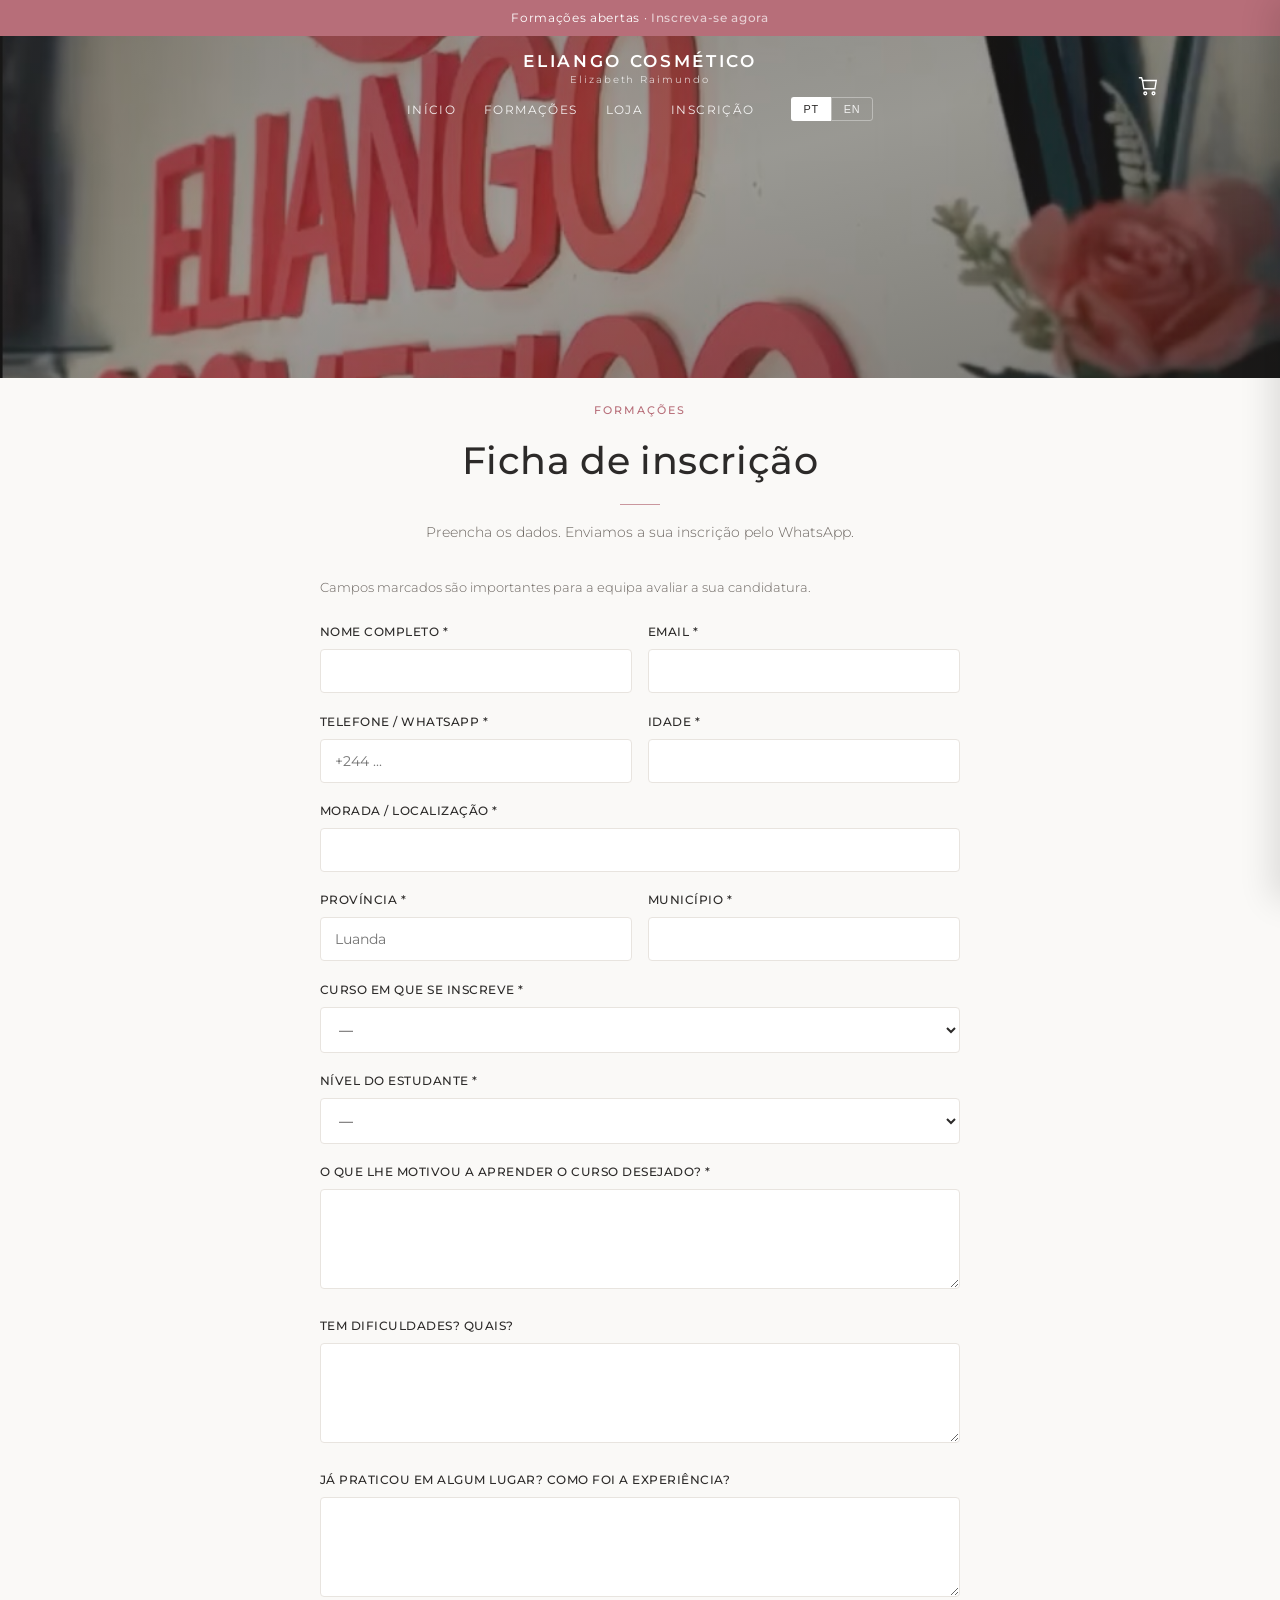
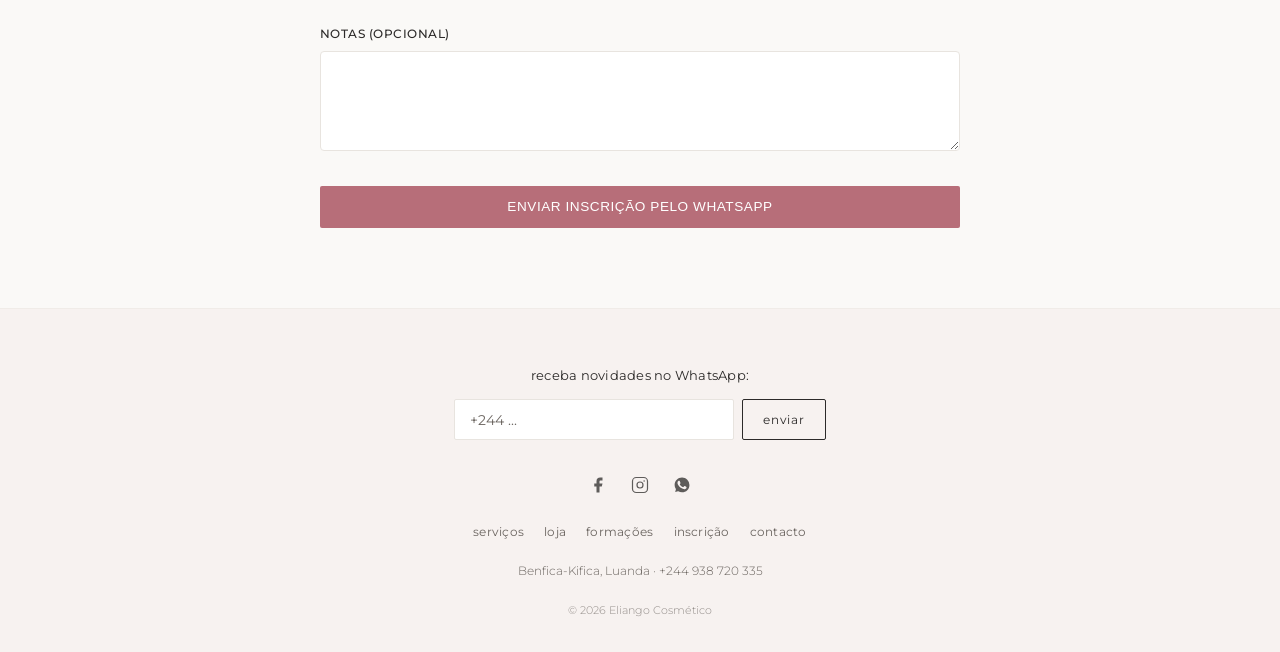
<file: eliangocosmetico/inscricao.html>
<!DOCTYPE html>
<html lang="pt">
<head>
  <meta charset="UTF-8">
  <meta name="viewport" content="width=device-width, initial-scale=1.0">
  <title>Inscrição | Eliango Cosmético</title>
  <meta name="description" content="Inscreva-se nas formações profissionais Eliango Cosmético.">
  <link rel="preconnect" href="https://fonts.googleapis.com">
  <link rel="preconnect" href="https://fonts.gstatic.com" crossorigin>
  <link href="https://fonts.googleapis.com/css2?family=Montserrat:wght@300;400;500;600;700&display=swap" rel="stylesheet">
  <link rel="stylesheet" href="css/style.css">
  <link rel="icon" href="images/logo.jpg">
</head>
<body>
  <div class="announce" id="announce">
    <a href="inscricao.html" class="announce-link">
      <span data-lang="pt">Formações abertas · <em>Inscreva-se agora</em></span>
      <span data-lang="en">Courses open · <em>Enrol now</em></span>
    </a>
  </div>

  <header class="header scrolled" id="header">
    <div class="header-inner">
      <button class="nav-toggle" aria-label="Menu" id="navToggle"><span></span><span></span><span></span></button>
      <a href="index.html#inicio" class="brand">
        <span class="brand-name">Eliango Cosmético</span>
        <span class="brand-tag">Elizabeth Raimundo</span>
      </a>
      <nav class="nav-desktop" id="navDesktop">
        <ul>
          <li><a href="index.html#inicio" data-lang="pt">Início</a><a href="index.html#inicio" data-lang="en">Home</a></li>
          <li><a href="index.html#formacoes" data-lang="pt">Formações</a><a href="index.html#formacoes" data-lang="en">Courses</a></li>
          <li><a href="produtos.html" data-lang="pt">Loja</a><a href="produtos.html" data-lang="en">Shop</a></li>
          <li><a href="inscricao.html" class="active" data-lang="pt">Inscrição</a><a href="inscricao.html" class="active" data-lang="en">Enrol</a></li>
        </ul>
        <div class="lang-toggle">
          <button class="lang-btn active" data-set-lang="pt">PT</button>
          <button class="lang-btn" data-set-lang="en">EN</button>
        </div>
      </nav>
      <button type="button" class="header-cart" id="cartToggle" aria-label="Carrinho">
        <svg width="22" height="22" viewBox="0 0 24 24" fill="none" stroke="currentColor" stroke-width="1.5" aria-hidden="true"><path d="M6 6h15l-1.5 9h-12z"/><circle cx="9" cy="20" r="1.5"/><circle cx="18" cy="20" r="1.5"/><path d="M6 6L5 3H2"/></svg>
        <span class="cart-badge" data-cart-count style="display:none">0</span>
      </button>
    </div>
  </header>

  <div class="drawer-overlay" id="drawerOverlay"></div>
  <aside class="drawer" id="drawer" aria-hidden="true">
    <div class="drawer-header">
      <a href="index.html#inicio" class="drawer-brand">
        <span class="brand-name">Eliango Cosmético</span>
        <span class="brand-tag">Elizabeth Raimundo</span>
      </a>
      <button class="drawer-close" id="drawerClose" aria-label="Close"><span></span><span></span></button>
    </div>
    <nav class="drawer-nav">
      <ul>
        <li><a href="index.html#inicio" data-lang="pt">Início</a><a href="index.html#inicio" data-lang="en">Home</a></li>
        <li><a href="index.html#formacoes" data-lang="pt">Formações</a><a href="index.html#formacoes" data-lang="en">Courses</a></li>
        <li><a href="produtos.html" data-lang="pt">Loja</a><a href="produtos.html" data-lang="en">Shop</a></li>
        <li><a href="inscricao.html" data-lang="pt">Inscrição</a><a href="inscricao.html" data-lang="en">Enrol</a></li>
      </ul>
    </nav>
    <div class="drawer-footer">
      <div class="lang-toggle">
        <button class="lang-btn active" data-set-lang="pt">PT</button>
        <button class="lang-btn" data-set-lang="en">EN</button>
      </div>
    </div>
  </aside>

  <div class="page-hero page-hero-img">
    <img src="images/hero.jpg" alt="Eliango Cosmético" class="page-hero-bg">
  </div>

  <section class="page-section">
    <div class="container">
      <div class="section-title reveal" style="margin-bottom: 2rem;">
        <span class="eyebrow" data-lang="pt">Formações</span>
        <span class="eyebrow" data-lang="en">Courses</span>
        <h2 data-lang="pt">Ficha de inscrição</h2>
        <h2 data-lang="en">Enrollment form</h2>
        <div class="title-line"></div>
        <p data-lang="pt">Preencha os dados. Enviamos a sua inscrição pelo WhatsApp.</p>
        <p data-lang="en">Fill in your details. We send your enrollment via WhatsApp.</p>
      </div>
      <div class="form-page">
        <p class="form-hint" data-lang="pt">Campos marcados são importantes para a equipa avaliar a sua candidatura.</p>
        <p class="form-hint" data-lang="en">These fields help our team assess your application.</p>
        <form id="enrollmentForm">
          <div class="form-row form-row-2">
            <div class="form-group">
              <label data-lang="pt">Nome completo *</label>
              <label data-lang="en">Full name *</label>
              <input type="text" name="name" required>
            </div>
            <div class="form-group">
              <label>Email *</label>
              <input type="email" name="email" required>
            </div>
          </div>
          <div class="form-row form-row-2">
            <div class="form-group">
              <label data-lang="pt">Telefone / WhatsApp *</label>
              <label data-lang="en">Phone / WhatsApp *</label>
              <input type="tel" name="phone" required placeholder="+244 ...">
            </div>
            <div class="form-group">
              <label data-lang="pt">Idade *</label>
              <label data-lang="en">Age *</label>
              <input type="number" name="age" min="14" max="80" required>
            </div>
          </div>
          <div class="form-group">
            <label data-lang="pt">Morada / Localização *</label>
            <label data-lang="en">Address / Location *</label>
            <input type="text" name="address" required>
          </div>
          <div class="form-row form-row-2">
            <div class="form-group">
              <label data-lang="pt">Província *</label>
              <label data-lang="en">Province *</label>
              <input type="text" name="province" required placeholder="Luanda">
            </div>
            <div class="form-group">
              <label data-lang="pt">Município *</label>
              <label data-lang="en">Municipality *</label>
              <input type="text" name="municipality" required>
            </div>
          </div>
          <div class="form-group">
            <label data-lang="pt">Curso em que se inscreve *</label>
            <label data-lang="en">Course *</label>
            <select name="course" id="courseSelect" required>
              <option value="">—</option>
              <option value="Formação 1 Semana">Formação 1 Semana — 5 dias · 15.000 Kz</option>
              <option value="Formação 2 Semanas">Formação 2 Semanas — 10 dias · 30.000 Kz</option>
              <option value="Formação 3 Semanas">Formação 3 Semanas — 15 dias · 45.000 Kz</option>
              <option value="Formação 4 Semanas">Formação 4 Semanas — 20 dias · 60.000 Kz</option>
            </select>
          </div>
          <div class="form-group">
            <label data-lang="pt">Nível do estudante *</label>
            <label data-lang="en">Student level *</label>
            <select name="level" required>
              <option value="">—</option>
              <option value="Iniciante" data-lang="pt">Iniciante</option>
              <option value="Iniciante" data-lang="en">Beginner</option>
              <option value="Intermédio" data-lang="pt">Intermédio</option>
              <option value="Intermédio" data-lang="en">Intermediate</option>
              <option value="Avançado" data-lang="pt">Avançado</option>
              <option value="Avançado" data-lang="en">Advanced</option>
            </select>
          </div>
          <div class="form-group">
            <label data-lang="pt">O que lhe motivou a aprender o curso desejado? *</label>
            <label data-lang="en">What motivated you to learn this course? *</label>
            <textarea name="motivation" required></textarea>
          </div>
          <div class="form-group">
            <label data-lang="pt">Tem dificuldades? Quais?</label>
            <label data-lang="en">Any difficulties? Which?</label>
            <textarea name="difficulties"></textarea>
          </div>
          <div class="form-group">
            <label data-lang="pt">Já praticou em algum lugar? Como foi a experiência?</label>
            <label data-lang="en">Have you practiced elsewhere? How was the experience?</label>
            <textarea name="experience"></textarea>
          </div>
          <div class="form-group">
            <label data-lang="pt">Notas (opcional)</label>
            <label data-lang="en">Notes (optional)</label>
            <textarea name="notes"></textarea>
          </div>
          <button type="submit" class="btn btn-primary" data-lang="pt">Enviar inscrição pelo WhatsApp</button>
          <button type="submit" class="btn btn-primary" data-lang="en">Send enrollment via WhatsApp</button>
        </form>
      </div>
    </div>
  </section>

  
  <!-- Mini cart panel -->
  <div class="cart-panel-overlay" id="cartPanelOverlay"></div>
  <aside class="cart-panel" id="cartPanel" aria-hidden="true">
    <div class="cart-panel-header">
      <h3 data-lang="pt">Carrinho</h3>
      <h3 data-lang="en">Cart</h3>
      <button type="button" class="cart-panel-close" id="cartPanelClose" aria-label="Close">&times;</button>
    </div>
    <div class="cart-panel-body" id="cartPanelBody"></div>
    <div class="cart-panel-footer" id="cartPanelFooter">
      <div class="sub">
        <span data-lang="pt">Subtotal</span>
        <span data-lang="en">Subtotal</span>
        <strong id="cartPanelSubtotal">0 Kz</strong>
      </div>
      <a href="checkout.html" class="btn btn-primary" data-lang="pt">Finalizar pedido</a>
      <a href="checkout.html" class="btn btn-primary" data-lang="en">Checkout</a>
      <button type="button" class="btn btn-outline" id="cartPanelContinue" data-lang="pt">Continuar a comprar</button>
      <button type="button" class="btn btn-outline" id="cartPanelContinueEn" data-lang="en">Continue shopping</button>
    </div>
  </aside>

  <footer class="footer">
    <div class="container footer-inner">
      <div class="footer-signup">
        <p class="footer-signup-label" data-lang="pt">receba novidades no WhatsApp:</p>
        <p class="footer-signup-label" data-lang="en">get updates on WhatsApp:</p>
        <form class="footer-signup-form" id="footerSignup">
          <input type="tel" name="phone" required placeholder="+244 ..." data-ph-pt="+244 ..." data-ph-en="+244 ..." aria-label="WhatsApp" inputmode="tel">
          <button type="submit" data-lang="pt">enviar</button>
          <button type="submit" data-lang="en">submit</button>
        </form>
      </div>

      <div class="footer-socials">
        <a href="https://www.facebook.com/profile.php?id=100077515462072" target="_blank" rel="noopener" aria-label="Facebook">
          <svg width="18" height="18" viewBox="0 0 24 24" fill="currentColor" aria-hidden="true"><path d="M18 2h-3a5 5 0 0 0-5 5v3H7v4h3v8h4v-8h3l1-4h-4V7a1 1 0 0 1 1-1h3z"/></svg>
        </a>
        <a href="https://www.instagram.com/eliangocosmetico/" target="_blank" rel="noopener" aria-label="Instagram">
          <svg width="18" height="18" viewBox="0 0 24 24" fill="none" stroke="currentColor" stroke-width="1.6" aria-hidden="true"><rect x="2" y="2" width="20" height="20" rx="5"/><circle cx="12" cy="12" r="4"/><circle cx="17.5" cy="6.5" r="1" fill="currentColor" stroke="none"/></svg>
        </a>
        <a href="https://wa.me/244938720335" target="_blank" rel="noopener" aria-label="WhatsApp">
          <svg width="18" height="18" viewBox="0 0 24 24" fill="currentColor" aria-hidden="true"><path d="M17.472 14.382c-.297-.149-1.758-.867-2.03-.967-.273-.099-.471-.148-.67.15-.197.297-.767.966-.94 1.164-.173.199-.347.223-.644.075-.297-.15-1.255-.463-2.39-1.475-.883-.788-1.48-1.761-1.653-2.059-.173-.297-.018-.458.13-.606.134-.133.298-.347.446-.52.149-.174.198-.298.298-.497.099-.198.05-.371-.025-.52-.075-.149-.669-1.612-.916-2.207-.242-.579-.487-.5-.669-.51-.173-.008-.371-.01-.57-.01-.198 0-.52.074-.792.372-.272.297-1.04 1.016-1.04 2.479 0 1.462 1.065 2.875 1.213 3.074.149.198 2.096 3.2 5.077 4.487.709.306 1.262.489 1.694.625.712.227 1.36.195 1.871.118.571-.085 1.758-.719 2.006-1.413.248-.694.248-1.289.173-1.413-.074-.124-.272-.198-.57-.347m-5.421 7.403h-.004a9.87 9.87 0 0 1-5.031-1.378l-.361-.214-3.741.982.998-3.648-.235-.374a9.86 9.86 0 0 1-1.51-5.26c.001-5.45 4.436-9.884 9.888-9.884 2.64 0 5.122 1.03 6.988 2.898a9.825 9.825 0 0 1 2.893 6.994c-.003 5.45-4.435 9.884-9.885 9.884z"/></svg>
        </a>
      </div>

      <nav class="footer-nav">
        <a href="index.html#servicos" data-lang="pt">serviços</a>
        <a href="index.html#servicos" data-lang="en">services</a>
        <a href="produtos.html" data-lang="pt">loja</a>
        <a href="produtos.html" data-lang="en">shop</a>
        <a href="index.html#formacoes" data-lang="pt">formações</a>
        <a href="index.html#formacoes" data-lang="en">courses</a>
        <a href="inscricao.html" data-lang="pt">inscrição</a>
        <a href="inscricao.html" data-lang="en">enrol</a>
        <a href="https://wa.me/244938720335" data-lang="pt">contacto</a>
        <a href="https://wa.me/244938720335" data-lang="en">contact</a>
      </nav>

      <div class="footer-meta">
        <span data-lang="pt">Benfica-Kifica, Luanda · +244 938 720 335</span>
        <span data-lang="en">Benfica-Kifica, Luanda · +244 938 720 335</span>
      </div>

      <p class="footer-copy">© 2026 Eliango Cosmético</p>
    </div>
  </footer>


  <script src="js/cart.js"></script>
  <script src="js/main.js"></script>
  <script>
    document.addEventListener('DOMContentLoaded', () => {
      const params = new URLSearchParams(location.search);
      const curso = params.get('curso');
      if (curso) {
        const sel = document.getElementById('courseSelect');
        if (sel) {
          const opt = [...sel.options].find(o => o.value === curso);
          if (opt) sel.value = curso;
        }
      }

      document.getElementById('enrollmentForm')?.addEventListener('submit', e => {
        e.preventDefault();
        const f = e.target;
        const isEn = document.body.classList.contains('en');
        const text = encodeURIComponent(
          (isEn
            ? `ENROLLMENT APPLICATION\n\nName: ${f.name.value}\nEmail: ${f.email.value}\nPhone: ${f.phone.value}\nAge: ${f.age.value}\nAddress: ${f.address.value}\nProvince: ${f.province.value}\nMunicipality: ${f.municipality.value}\nCourse: ${f.course.value}\nLevel: ${f.level.value}\nMotivation: ${f.motivation.value}\nDifficulties: ${f.difficulties.value || '—'}\nExperience: ${f.experience.value || '—'}\nNotes: ${f.notes.value || '—'}`
            : `FICHA DE INSCRIÇÃO\n\nNome: ${f.name.value}\nEmail: ${f.email.value}\nTelefone: ${f.phone.value}\nIdade: ${f.age.value}\nMorada: ${f.address.value}\nProvíncia: ${f.province.value}\nMunicípio: ${f.municipality.value}\nCurso: ${f.course.value}\nNível: ${f.level.value}\nMotivação: ${f.motivation.value}\nDificuldades: ${f.difficulties.value || '—'}\nExperiência: ${f.experience.value || '—'}\nNotas: ${f.notes.value || '—'}`)
        );
        window.open(`https://wa.me/244938720335?text=${text}`, '_blank');
      });
    });
  </script>
</body>
</html>
</file>
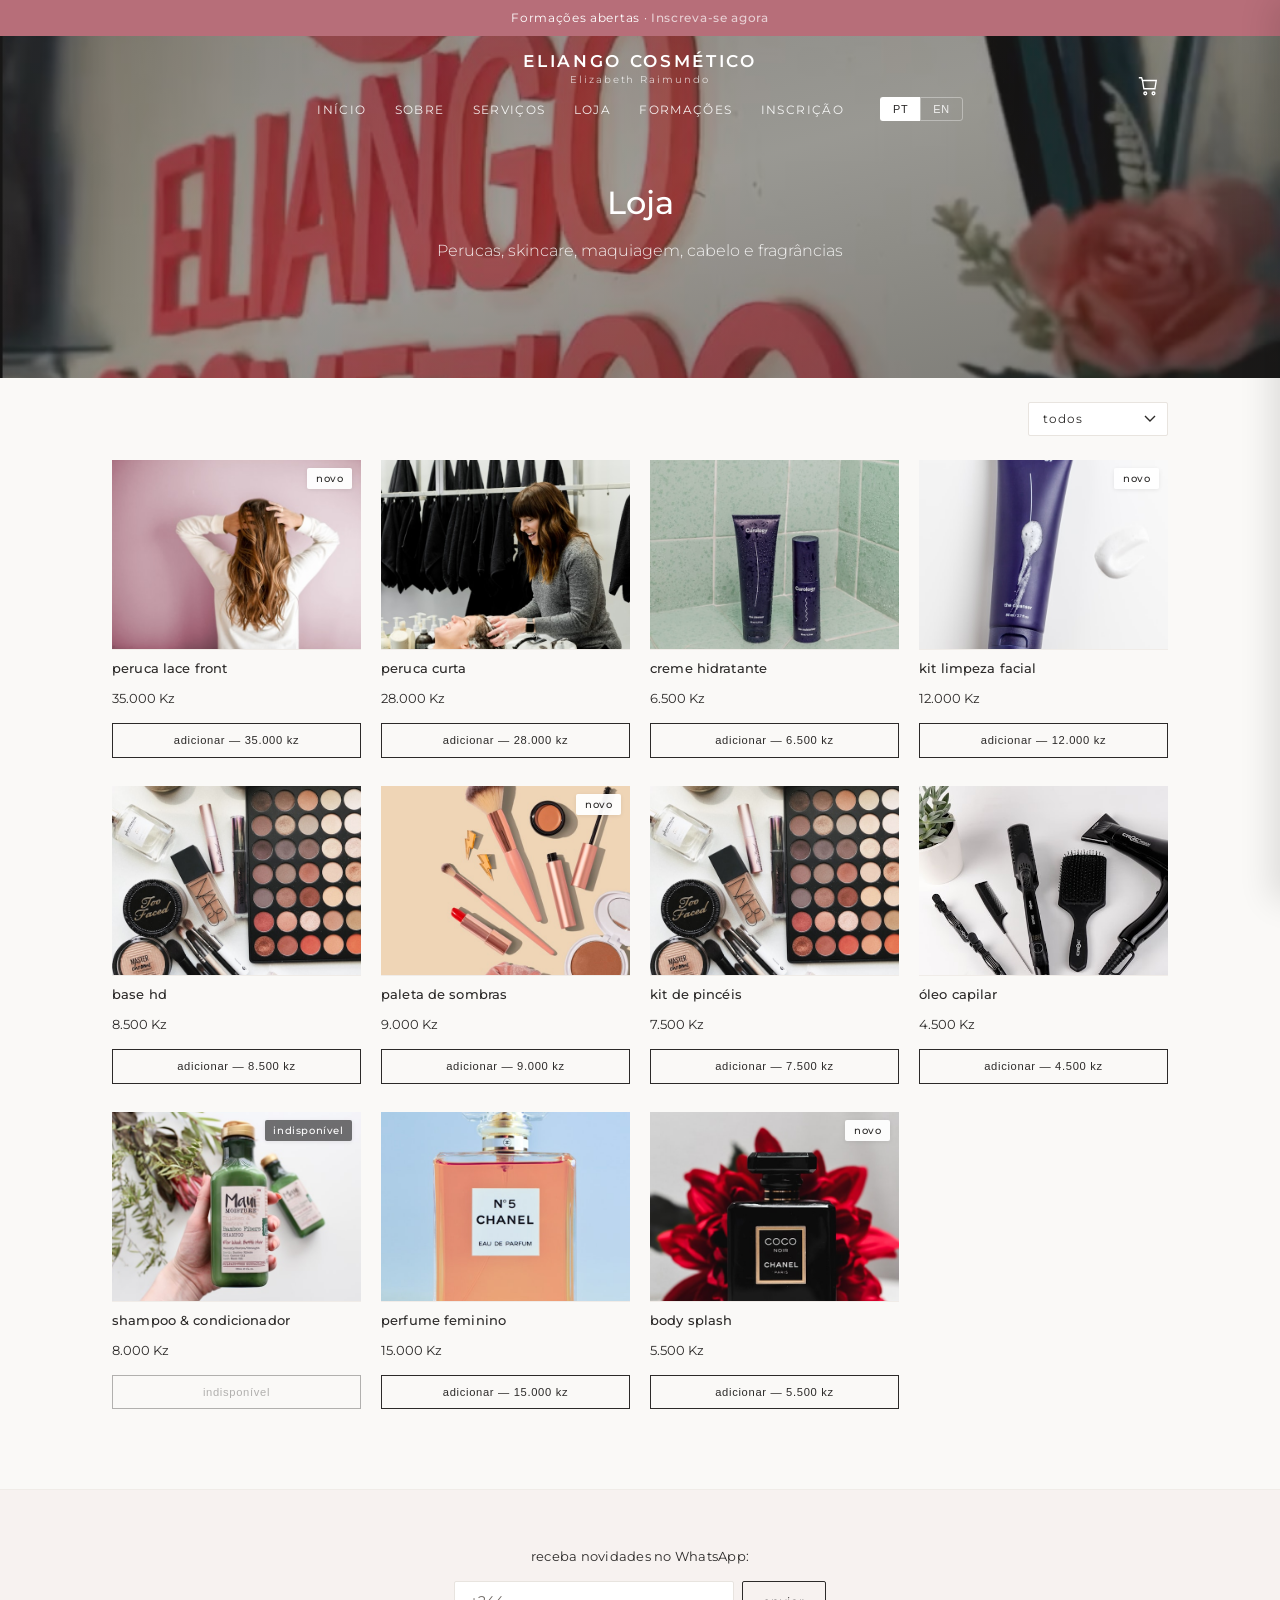
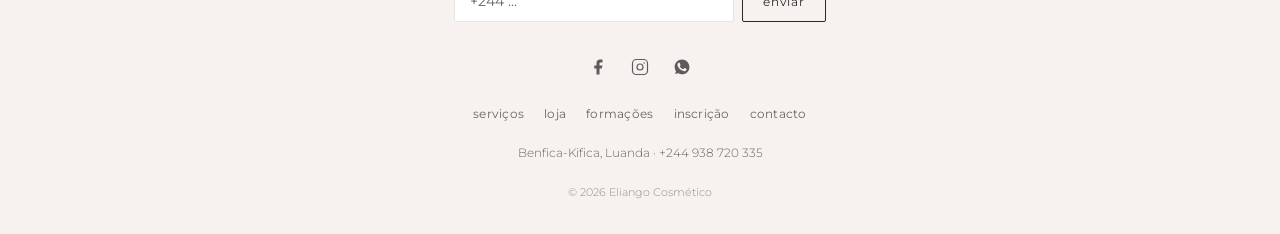
<file: eliangocosmetico/produtos.html>
<!DOCTYPE html>
<html lang="pt">
<head>
  <meta charset="UTF-8">
  <meta name="viewport" content="width=device-width, initial-scale=1.0">
  <title>Loja | Eliango Cosmético</title>
  <meta name="description" content="Produtos Eliango Cosmético — perucas, skincare, maquiagem e mais.">
  <link rel="preconnect" href="https://fonts.googleapis.com">
  <link rel="preconnect" href="https://fonts.gstatic.com" crossorigin>
  <link href="https://fonts.googleapis.com/css2?family=Montserrat:wght@300;400;500;600;700&display=swap" rel="stylesheet">
  <link rel="stylesheet" href="css/style.css">
  <link rel="icon" href="images/logo.jpg">
</head>
<body>
  <div class="announce" id="announce">
    <a href="inscricao.html" class="announce-link">
      <span data-lang="pt">Formações abertas · <em>Inscreva-se agora</em></span>
      <span data-lang="en">Courses open · <em>Enrol now</em></span>
    </a>
  </div>

  <header class="header scrolled" id="header">
    <div class="header-inner">
      <button class="nav-toggle" aria-label="Menu" id="navToggle"><span></span><span></span><span></span></button>
      <a href="index.html#inicio" class="brand">
        <span class="brand-name">Eliango Cosmético</span>
        <span class="brand-tag">Elizabeth Raimundo</span>
      </a>
      <nav class="nav-desktop" id="navDesktop">
        <ul>
          <li><a href="index.html#inicio" data-lang="pt">Início</a><a href="index.html#inicio" data-lang="en">Home</a></li>
          <li><a href="index.html#sobre" data-lang="pt">Sobre</a><a href="index.html#sobre" data-lang="en">About</a></li>
          <li><a href="index.html#servicos" data-lang="pt">Serviços</a><a href="index.html#servicos" data-lang="en">Services</a></li>
          <li><a href="produtos.html" class="active" data-lang="pt">Loja</a><a href="produtos.html" class="active" data-lang="en">Shop</a></li>
          <li><a href="index.html#formacoes" data-lang="pt">Formações</a><a href="index.html#formacoes" data-lang="en">Courses</a></li>
          <li><a href="inscricao.html" data-lang="pt">Inscrição</a><a href="inscricao.html" data-lang="en">Enrol</a></li>
        </ul>
        <div class="lang-toggle">
          <button class="lang-btn active" data-set-lang="pt">PT</button>
          <button class="lang-btn" data-set-lang="en">EN</button>
        </div>
      </nav>
      <button type="button" class="header-cart" id="cartToggle" aria-label="Carrinho">
        <svg width="22" height="22" viewBox="0 0 24 24" fill="none" stroke="currentColor" stroke-width="1.5" aria-hidden="true"><path d="M6 6h15l-1.5 9h-12z"/><circle cx="9" cy="20" r="1.5"/><circle cx="18" cy="20" r="1.5"/><path d="M6 6L5 3H2"/></svg>
        <span class="cart-badge" data-cart-count style="display:none">0</span>
      </button>
    </div>
  </header>

  <div class="drawer-overlay" id="drawerOverlay"></div>
  <aside class="drawer" id="drawer" aria-hidden="true">
    <div class="drawer-header">
      <a href="index.html#inicio" class="drawer-brand">
        <span class="brand-name">Eliango Cosmético</span>
        <span class="brand-tag">Elizabeth Raimundo</span>
      </a>
      <button class="drawer-close" id="drawerClose" aria-label="Close"><span></span><span></span></button>
    </div>
    <nav class="drawer-nav">
      <ul>
        <li><a href="index.html#inicio" data-lang="pt">Início</a><a href="index.html#inicio" data-lang="en">Home</a></li>
        <li><a href="index.html#sobre" data-lang="pt">Sobre</a><a href="index.html#sobre" data-lang="en">About</a></li>
        <li><a href="index.html#servicos" data-lang="pt">Serviços</a><a href="index.html#servicos" data-lang="en">Services</a></li>
        <li><a href="produtos.html" data-lang="pt">Loja</a><a href="produtos.html" data-lang="en">Shop</a></li>
        <li><a href="index.html#formacoes" data-lang="pt">Formações</a><a href="index.html#formacoes" data-lang="en">Courses</a></li>
        <li><a href="inscricao.html" data-lang="pt">Inscrição</a><a href="inscricao.html" data-lang="en">Enrol</a></li>
        <li><a href="checkout.html" data-lang="pt">Carrinho</a><a href="checkout.html" data-lang="en">Cart</a></li>
      </ul>
    </nav>
    <div class="drawer-footer">
      <div class="lang-toggle">
        <button class="lang-btn active" data-set-lang="pt">PT</button>
        <button class="lang-btn" data-set-lang="en">EN</button>
      </div>
    </div>
  </aside>

  <div class="page-hero page-hero-img">
    <img src="images/hero.jpg" alt="Eliango Cosmético" class="page-hero-bg">
    <div class="container page-hero-content">
      <h1 data-lang="pt">Loja</h1>
      <h1 data-lang="en">Shop</h1>
      <p data-lang="pt">Perucas, skincare, maquiagem, cabelo e fragrâncias</p>
      <p data-lang="en">Wigs, skincare, makeup, haircare and fragrances</p>
    </div>
  </div>

  <section class="page-section">
    <div class="container">
      <div class="shop-toolbar">
        <div class="shop-filter-wrap">
          <label class="sr-only" for="shopFilter" data-lang="pt">Filtrar</label>
          <label class="sr-only" for="shopFilter" data-lang="en">Filter</label>
          <select id="shopFilter" class="shop-filter-btn" aria-label="Filter">
            <option value="all" data-lang="pt">todos</option>
            <option value="all" data-lang="en">all</option>
            <option value="wigs" data-lang="pt">perucas</option>
            <option value="wigs" data-lang="en">wigs</option>
            <option value="skincare">skincare</option>
            <option value="makeup" data-lang="pt">maquiagem</option>
            <option value="makeup" data-lang="en">makeup</option>
            <option value="hair" data-lang="pt">cabelo</option>
            <option value="hair" data-lang="en">haircare</option>
            <option value="fragrance" data-lang="pt">fragrâncias</option>
            <option value="fragrance" data-lang="en">fragrances</option>
          </select>
        </div>
      </div>

      <div class="products-page-grid" id="shopGrid"></div>
    </div>
  </section>

  
  <!-- Mini cart panel -->
  <div class="cart-panel-overlay" id="cartPanelOverlay"></div>
  <aside class="cart-panel" id="cartPanel" aria-hidden="true">
    <div class="cart-panel-header">
      <h3 data-lang="pt">Carrinho</h3>
      <h3 data-lang="en">Cart</h3>
      <button type="button" class="cart-panel-close" id="cartPanelClose" aria-label="Close">&times;</button>
    </div>
    <div class="cart-panel-body" id="cartPanelBody"></div>
    <div class="cart-panel-footer" id="cartPanelFooter">
      <div class="sub">
        <span data-lang="pt">Subtotal</span>
        <span data-lang="en">Subtotal</span>
        <strong id="cartPanelSubtotal">0 Kz</strong>
      </div>
      <a href="checkout.html" class="btn btn-primary" data-lang="pt">Finalizar pedido</a>
      <a href="checkout.html" class="btn btn-primary" data-lang="en">Checkout</a>
      <button type="button" class="btn btn-outline" id="cartPanelContinue" data-lang="pt">Continuar a comprar</button>
      <button type="button" class="btn btn-outline" id="cartPanelContinueEn" data-lang="en">Continue shopping</button>
    </div>
  </aside>

  <footer class="footer">
    <div class="container footer-inner">
      <div class="footer-signup">
        <p class="footer-signup-label" data-lang="pt">receba novidades no WhatsApp:</p>
        <p class="footer-signup-label" data-lang="en">get updates on WhatsApp:</p>
        <form class="footer-signup-form" id="footerSignup">
          <input type="tel" name="phone" required placeholder="+244 ..." data-ph-pt="+244 ..." data-ph-en="+244 ..." aria-label="WhatsApp" inputmode="tel">
          <button type="submit" data-lang="pt">enviar</button>
          <button type="submit" data-lang="en">submit</button>
        </form>
      </div>

      <div class="footer-socials">
        <a href="https://www.facebook.com/profile.php?id=100077515462072" target="_blank" rel="noopener" aria-label="Facebook">
          <svg width="18" height="18" viewBox="0 0 24 24" fill="currentColor" aria-hidden="true"><path d="M18 2h-3a5 5 0 0 0-5 5v3H7v4h3v8h4v-8h3l1-4h-4V7a1 1 0 0 1 1-1h3z"/></svg>
        </a>
        <a href="https://www.instagram.com/eliangocosmetico/" target="_blank" rel="noopener" aria-label="Instagram">
          <svg width="18" height="18" viewBox="0 0 24 24" fill="none" stroke="currentColor" stroke-width="1.6" aria-hidden="true"><rect x="2" y="2" width="20" height="20" rx="5"/><circle cx="12" cy="12" r="4"/><circle cx="17.5" cy="6.5" r="1" fill="currentColor" stroke="none"/></svg>
        </a>
        <a href="https://wa.me/244938720335" target="_blank" rel="noopener" aria-label="WhatsApp">
          <svg width="18" height="18" viewBox="0 0 24 24" fill="currentColor" aria-hidden="true"><path d="M17.472 14.382c-.297-.149-1.758-.867-2.03-.967-.273-.099-.471-.148-.67.15-.197.297-.767.966-.94 1.164-.173.199-.347.223-.644.075-.297-.15-1.255-.463-2.39-1.475-.883-.788-1.48-1.761-1.653-2.059-.173-.297-.018-.458.13-.606.134-.133.298-.347.446-.52.149-.174.198-.298.298-.497.099-.198.05-.371-.025-.52-.075-.149-.669-1.612-.916-2.207-.242-.579-.487-.5-.669-.51-.173-.008-.371-.01-.57-.01-.198 0-.52.074-.792.372-.272.297-1.04 1.016-1.04 2.479 0 1.462 1.065 2.875 1.213 3.074.149.198 2.096 3.2 5.077 4.487.709.306 1.262.489 1.694.625.712.227 1.36.195 1.871.118.571-.085 1.758-.719 2.006-1.413.248-.694.248-1.289.173-1.413-.074-.124-.272-.198-.57-.347m-5.421 7.403h-.004a9.87 9.87 0 0 1-5.031-1.378l-.361-.214-3.741.982.998-3.648-.235-.374a9.86 9.86 0 0 1-1.51-5.26c.001-5.45 4.436-9.884 9.888-9.884 2.64 0 5.122 1.03 6.988 2.898a9.825 9.825 0 0 1 2.893 6.994c-.003 5.45-4.435 9.884-9.885 9.884z"/></svg>
        </a>
      </div>

      <nav class="footer-nav">
        <a href="index.html#servicos" data-lang="pt">serviços</a>
        <a href="index.html#servicos" data-lang="en">services</a>
        <a href="produtos.html" data-lang="pt">loja</a>
        <a href="produtos.html" data-lang="en">shop</a>
        <a href="index.html#formacoes" data-lang="pt">formações</a>
        <a href="index.html#formacoes" data-lang="en">courses</a>
        <a href="inscricao.html" data-lang="pt">inscrição</a>
        <a href="inscricao.html" data-lang="en">enrol</a>
        <a href="https://wa.me/244938720335" data-lang="pt">contacto</a>
        <a href="https://wa.me/244938720335" data-lang="en">contact</a>
      </nav>

      <div class="footer-meta">
        <span data-lang="pt">Benfica-Kifica, Luanda · +244 938 720 335</span>
        <span data-lang="en">Benfica-Kifica, Luanda · +244 938 720 335</span>
      </div>

      <p class="footer-copy">© 2026 Eliango Cosmético</p>
    </div>
  </footer>


  <script src="js/cart.js"></script>
  <script src="js/main.js"></script>
  <script>
    document.addEventListener('DOMContentLoaded', () => {
      const grid = document.getElementById('shopGrid');
      const isEn = () => document.body.classList.contains('en');

      function render(filter = 'all') {
        grid.innerHTML = PRODUCTS.filter(p => filter === 'all' || p.cat === filter).map(p => {
          const title = isEn() ? p.titleEn : p.titlePt;
          const tagLabel = isEn()
            ? { new: 'New', available: 'Available', unavailable: 'Unavailable' }[p.tag]
            : { new: 'Novo', available: 'Disponível', unavailable: 'Indisponível' }[p.tag];
          const unavail = p.tag === 'unavailable';
          return `
            <article class="product-card-page ${unavail ? 'unavailable' : ''}" data-cat="${p.cat}">
              <div class="product-img">
                ${p.tag === 'new' || p.tag === 'unavailable' ? `<span class="product-tag ${p.tag}">${tagLabel}</span>` : ''}
                <img src="${p.img}" alt="${title}" loading="lazy">
              </div>
              <div class="product-info">
                <div class="cat">${p.cat}</div>
                <h4>${title}</h4>
                <div class="price">${p.price}</div>
                <button type="button" class="btn btn-primary btn-sm add-cart" data-id="${p.id}" ${unavail ? 'disabled' : ''}>
                  ${unavail ? (isEn() ? 'unavailable' : 'indisponível') : (isEn() ? 'add to cart — ' + p.price : 'adicionar — ' + p.price)}
                </button>
              </div>
            </article>`;
        }).join('');

        grid.querySelectorAll('.add-cart').forEach(btn => {
          btn.addEventListener('click', () => {
            const p = PRODUCTS.find(x => x.id === btn.dataset.id);
            if (!p || p.tag === 'unavailable') return;
            addToCart(p);
            btn.textContent = isEn() ? 'added ✓' : 'adicionado ✓';
            setTimeout(() => {
              btn.textContent = isEn() ? 'add to cart — ' + p.price : 'adicionar — ' + p.price;
            }, 1000);
            if (typeof openCartPanel === 'function') openCartPanel();
          });
        });
      }

      const filterEl = document.getElementById('shopFilter');
      filterEl?.addEventListener('change', () => {
        render(filterEl.value || 'all');
      });

      // hide non-matching language options in the select
      function syncFilterLang() {
        if (!filterEl) return;
        const en = document.body.classList.contains('en');
        [...filterEl.options].forEach(opt => {
          if (!opt.dataset.lang) { opt.hidden = false; return; }
          opt.hidden = en ? opt.dataset.lang !== 'en' : opt.dataset.lang !== 'pt';
        });
        // pick first visible option for current value category
        const val = filterEl.value;
        const visible = [...filterEl.options].find(o => !o.hidden && o.value === val);
        if (!visible) {
          const first = [...filterEl.options].find(o => !o.hidden);
          if (first) filterEl.value = first.value;
        }
      }
      syncFilterLang();
      document.querySelectorAll('[data-set-lang]').forEach(btn => {
        btn.addEventListener('click', () => setTimeout(syncFilterLang, 0));
      });

      render('all');
    });
  </script>
</body>
</html>
</file>
<file: eliangocosmetico/css/style.css>
/* Eliango Cosmético — Minimalist Luxury
   Thin lines · Soft rose · Generous space · Elegant */

:root {
  --primary: #b76e79;
  --primary-dark: #8f4f5a;
  --primary-soft: #e8d0d4;
  --bg: #faf9f7;
  --bg-alt: #f5f3f0;
  --text: #2c2a29;
  --text-light: #6b6560;
  --white: #ffffff;
  --border: #e8e4df;
  --border-soft: #f0ece8;
  --shadow: 0 2px 16px rgba(44, 42, 41, 0.04);
  --shadow-hover: 0 8px 28px rgba(44, 42, 41, 0.07);
  --radius: 8px;
  --radius-lg: 12px;
  --font: 'Montserrat', system-ui, -apple-system, sans-serif;
  --font-display: 'Montserrat', system-ui, -apple-system, sans-serif;
  --line: 1px;
}

* { margin: 0; padding: 0; box-sizing: border-box; }
html { scroll-behavior: smooth; }
body {
  font-family: var(--font);
  background: var(--bg);
  color: var(--text);
  line-height: 1.65;
  overflow-x: hidden;
  font-weight: 400;
  -webkit-font-smoothing: antialiased;
}
body.modal-open { overflow: hidden; }
img { max-width: 100%; height: auto; display: block; }
a { text-decoration: none; color: inherit; }
ul { list-style: none; }

.container {
  width: 100%;
  max-width: 1120px;
  margin: 0 auto;
  padding: 0 1.5rem;
}

/* ========== ANNOUNCEMENT BAR ========== */
.announce {
  position: fixed;
  top: 0; left: 0; right: 0;
  z-index: 1100;
  height: 36px;
  background: var(--primary);
  display: flex;
  align-items: center;
  justify-content: center;
  transition: transform 0.35s ease;
  will-change: transform;
}
.announce.hidden {
  transform: translateY(-100%);
}
.announce-link {
  font-size: 0.72rem;
  font-weight: 400;
  letter-spacing: 0.06em;
  color: var(--white);
  text-align: center;
  padding: 0 1rem;
  white-space: nowrap;
  overflow: hidden;
  text-overflow: ellipsis;
  max-width: 100%;
}
.announce-link em {
  font-style: normal;
  font-weight: 500;
  color: var(--primary-soft);
}

/* ========== HEADER ========== */
.header {
  position: fixed;
  top: 36px; left: 0; right: 0;
  z-index: 1000;
  background: transparent;
  border-bottom: 1px solid transparent;
  transition: background 0.3s ease, border-color 0.3s ease, box-shadow 0.3s ease, top 0.35s ease;
}
.header.scrolled {
  background: rgba(250, 249, 247, 0.92);
  backdrop-filter: blur(14px);
  -webkit-backdrop-filter: blur(14px);
  border-bottom-color: var(--border);
  box-shadow: 0 2px 20px rgba(44, 42, 41, 0.05);
}
.header.announce-hidden {
  top: 0;
}

.header-inner {
  display: grid;
  grid-template-columns: 44px 1fr 44px;
  align-items: center;
  max-width: 1120px;
  margin: 0 auto;
  padding: 0 1.25rem;
  height: 64px;
  position: relative;
}

/* Brand — text only, centered */
.brand {
  display: flex;
  flex-direction: column;
  align-items: center;
  justify-content: center;
  text-align: center;
  line-height: 1.15;
  grid-column: 2;
  z-index: 2;
}
.brand-name {
  font-size: 0.95rem;
  font-weight: 600;
  letter-spacing: 0.14em;
  text-transform: uppercase;
  color: var(--white);
  transition: color 0.3s ease;
}
.brand-tag {
  font-size: 0.58rem;
  font-weight: 400;
  letter-spacing: 0.22em;
  text-transform: none;
  color: rgba(255, 255, 255, 0.72);
  transition: color 0.3s ease;
  margin-top: 3px;
}
.header.scrolled .brand-name {
  color: var(--text);
}
.header.scrolled .brand-tag {
  color: var(--text-light);
}

/* Mobile hamburger — left */
.nav-toggle {
  display: flex;
  flex-direction: column;
  justify-content: center;
  gap: 5.5px;
  background: none;
  border: none;
  cursor: pointer;
  padding: 10px 6px;
  width: 40px;
  height: 40px;
  grid-column: 1;
  z-index: 2;
}
.nav-toggle span {
  display: block;
  width: 20px;
  height: 1.5px;
  background: var(--white);
  border-radius: 1px;
  transition: transform 0.3s ease, opacity 0.3s ease, background 0.3s ease;
  transform-origin: center;
}
.header.scrolled .nav-toggle span {
  background: var(--text);
}
.nav-toggle.open span:nth-child(1) {
  transform: translateY(7px) rotate(45deg);
}
.nav-toggle.open span:nth-child(2) {
  opacity: 0;
  transform: scaleX(0);
}
.nav-toggle.open span:nth-child(3) {
  transform: translateY(-7px) rotate(-45deg);
}

button.header-cart {
  appearance: none;
  -webkit-appearance: none;
  border: none;
  background: transparent;
  padding: 0;
  margin: 0;
  font: inherit;
}
.header-cart {
  grid-column: 3;
  justify-self: end;
  display: flex !important;
  align-items: center;
  justify-content: center;
  position: relative;
  width: 40px;
  height: 40px;
  color: var(--white);
  transition: color 0.3s ease;
  z-index: 5;
  cursor: pointer;
  text-decoration: none;
}
.header.scrolled .header-cart,
.header.solid .header-cart {
  color: var(--text);
}
.header-cart svg {
  display: block;
  width: 22px;
  height: 22px;
}
.header-cart .cart-badge {
  position: absolute;
  top: 2px;
  right: 0;
  display: inline-flex;
  align-items: center;
  justify-content: center;
  min-width: 16px;
  height: 16px;
  padding: 0 4px;
  background: var(--primary);
  color: white;
  border-radius: 8px;
  font-size: 0.6rem;
  font-weight: 600;
  line-height: 1;
  pointer-events: none;
}

/* Desktop nav — hidden on mobile */
.nav-desktop {
  display: none;
}

/* Language toggle (shared) */
.lang-toggle {
  display: flex;
  gap: 0;
}
.lang-btn {
  background: transparent;
  border: 1px solid rgba(255, 255, 255, 0.35);
  padding: 0.32rem 0.75rem;
  font-size: 0.68rem;
  font-weight: 500;
  cursor: pointer;
  color: rgba(255, 255, 255, 0.85);
  transition: 0.2s;
  letter-spacing: 0.06em;
}
.lang-btn:first-child {
  border-radius: 3px 0 0 3px;
  border-right: none;
}
.lang-btn:last-child {
  border-radius: 0 3px 3px 0;
}
.lang-btn.active {
  background: var(--white);
  border-color: var(--white);
  color: var(--text);
}
.header.scrolled .lang-btn {
  border-color: var(--border);
  color: var(--text-light);
}
.header.scrolled .lang-btn.active {
  background: var(--text);
  border-color: var(--text);
  color: var(--white);
}

/* ========== MOBILE DRAWER ========== */
.drawer-overlay {
  position: fixed;
  inset: 0;
  background: rgba(44, 42, 41, 0.45);
  z-index: 1200;
  opacity: 0;
  visibility: hidden;
  transition: opacity 0.3s ease, visibility 0.3s ease;
}
.drawer-overlay.open {
  opacity: 1;
  visibility: visible;
}

.drawer {
  position: fixed;
  top: 0; left: 0;
  width: 82%;
  max-width: 310px;
  height: 100%;
  background: var(--bg);
  z-index: 1300;
  transform: translateX(-100%);
  transition: transform 0.35s cubic-bezier(0.22, 1, 0.36, 1);
  display: flex;
  flex-direction: column;
  box-shadow: 4px 0 32px rgba(44, 42, 41, 0.1);
}
.drawer.open {
  transform: translateX(0);
}

.drawer-header {
  display: flex;
  align-items: center;
  justify-content: space-between;
  padding: 1.4rem 1.4rem 1.2rem;
  border-bottom: 1px solid var(--border);
}
.drawer-brand {
  display: flex;
  flex-direction: column;
  line-height: 1.15;
}
.drawer-brand .brand-name {
  color: var(--text);
  font-size: 0.78rem;
}
.drawer-brand .brand-tag {
  color: var(--text-light);
  font-size: 0.58rem;
}

.drawer-close {
  background: none;
  border: none;
  cursor: pointer;
  width: 36px;
  height: 36px;
  position: relative;
  display: flex;
  align-items: center;
  justify-content: center;
}
.drawer-close span {
  position: absolute;
  width: 18px;
  height: 1.5px;
  background: var(--text);
  border-radius: 1px;
}
.drawer-close span:first-child { transform: rotate(45deg); }
.drawer-close span:last-child { transform: rotate(-45deg); }

.drawer-nav {
  flex: 1;
  padding: 1.5rem 1.4rem;
  overflow-y: auto;
}
.drawer-nav ul {
  display: flex;
  flex-direction: column;
  gap: 0.1rem;
}
.drawer-nav a {
  display: block;
  font-size: 0.78rem;
  font-weight: 400;
  letter-spacing: 0.14em;
  text-transform: uppercase;
  color: var(--text);
  padding: 0.85rem 0;
  border-bottom: 1px solid var(--border-soft);
  transition: color 0.2s;
}
.drawer-nav a:hover {
  color: var(--primary);
}
.drawer-nav li:last-child a {
  border-bottom: none;
}

.drawer-footer {
  padding: 1.25rem 1.4rem 1.75rem;
  border-top: 1px solid var(--border);
  display: flex;
  flex-direction: column;
  gap: 1rem;
}
.drawer-footer .lang-btn {
  border-color: var(--border);
  color: var(--text-light);
}
.drawer-footer .lang-btn.active {
  background: var(--text);
  border-color: var(--text);
  color: var(--white);
}
.drawer-wa {
  display: inline-block;
  text-align: center;
  font-size: 0.72rem;
  font-weight: 500;
  letter-spacing: 0.1em;
  text-transform: uppercase;
  color: var(--primary);
  padding: 0.7rem 1rem;
  border: 1px solid var(--primary-soft);
  border-radius: 4px;
  transition: 0.2s;
}
.drawer-wa:hover {
  background: var(--primary);
  color: var(--white);
  border-color: var(--primary);
}

body.drawer-open {
  overflow: hidden;
}

/* ========== HERO ========== */
.hero {
  position: relative;
  min-height: 100vh;
  min-height: 100dvh;
  display: flex;
  align-items: center;
  justify-content: center;
  padding: 0;
  overflow: hidden;
  background: #1a1a1a;
  text-align: center;
}
.hero-media {
  position: absolute;
  inset: 0;
  z-index: 0;
}
.hero-video,
.hero-still {
  position: absolute;
  inset: 0;
  width: 100%;
  height: 100%;
  object-fit: cover;
  object-position: center center;
}
.hero-still {
  z-index: 1;
  opacity: 1;
  transition: opacity 0.6s ease;
  pointer-events: none;
}
.hero-still.is-hidden {
  opacity: 0;
}
.hero-video {
  z-index: 0;
  opacity: 0;
  transition: opacity 0.6s ease;
  pointer-events: none;
  background: #1a1a1a;
}
.hero-video.is-visible {
  z-index: 1;
  opacity: 1;
}
.hero-overlay {
  position: absolute;
  inset: 0;
  z-index: 2;
  background: linear-gradient(
    165deg,
    rgba(44, 42, 41, 0.25) 0%,
    rgba(44, 42, 41, 0.15) 45%,
    rgba(44, 42, 41, 0.35) 100%
  );
  pointer-events: none;
}
.hero-content {
  position: relative;
  z-index: 3;
  max-width: 620px;
  margin: 0 auto;
  color: white;
}
.hero-badge {
  display: inline-block;
  background: transparent;
  border: var(--line) solid rgba(255, 255, 255, 0.45);
  color: rgba(255, 255, 255, 0.95);
  font-size: 0.7rem;
  font-weight: 500;
  padding: 0.35rem 1rem;
  margin-bottom: 1.25rem;
  letter-spacing: 0.12em;
  text-transform: uppercase;
}
.hero h1 {
  font-family: var(--font-display);
  font-size: 2.1rem;
  font-weight: 500;
  color: white;
  line-height: 1.2;
  margin-bottom: 1rem;
}
.hero p {
  color: rgba(255, 255, 255, 0.9);
  font-size: 1rem;
}

/* ========== BUTTONS ========== */
.btn {
  display: inline-flex;
  align-items: center;
  justify-content: center;
  gap: 0.5rem;
  padding: 0.85rem 1.75rem;
  border-radius: 2px;
  font-weight: 500;
  font-size: 0.85rem;
  border: none;
  cursor: pointer;
  transition: 0.25s ease;
  width: 100%;
  max-width: 260px;
  letter-spacing: 0.04em;
  text-transform: uppercase;
}
.btn-primary {
  background: var(--primary);
  color: white;
}
.btn-primary:hover {
  background: var(--primary-dark);
}
.btn-outline {
  background: transparent;
  color: white;
  border: var(--line) solid rgba(255, 255, 255, 0.65);
}
.btn-outline:hover {
  background: white;
  color: var(--text);
  border-color: white;
}
.btn-outline-dark {
  background: transparent;
  color: var(--text);
  border: var(--line) solid var(--text);
}
.btn-outline-dark:hover {
  background: var(--text);
  color: white;
}
.btn-whatsapp {
  background: #25d366;
  color: white;
}
.btn-whatsapp:hover { background: #1da851; }
.btn-sm {
  padding: 0.55rem 1.1rem;
  font-size: 0.78rem;
  width: auto;
  max-width: none;
}

/* ========== SECTIONS ========== */
.section {
  padding: 5rem 0;
}
.section-title {
  text-align: center;
  margin-bottom: 3rem;
}
.eyebrow {
  display: block;
  font-size: 0.68rem;
  font-weight: 500;
  letter-spacing: 0.18em;
  text-transform: uppercase;
  color: var(--primary);
  margin-bottom: 0.65rem;
}
.section-title h2 {
  font-family: var(--font-display);
  font-size: 1.85rem;
  font-weight: 500;
  color: var(--text);
  margin-bottom: 0.75rem;
  letter-spacing: 0.01em;
}
.title-line {
  width: 40px;
  height: 1px;
  background: var(--primary);
  margin: 0 auto 1rem;
  opacity: 0.7;
}
.section-title p {
  color: var(--text-light);
  font-size: 0.9rem;
  font-weight: 300;
}

/* Scroll reveal */
.reveal {
  opacity: 0;
  transform: translateY(22px);
  transition: opacity 0.7s ease, transform 0.7s ease;
}
.reveal.visible {
  opacity: 1;
  transform: translateY(0);
}

/* ========== ABOUT ========== */
.about-grid {
  display: flex;
  flex-direction: column;
  gap: 2rem;
  align-items: stretch;
}
.about-photo {
  position: relative;
  width: 100%;
  overflow: hidden;
  border: var(--line) solid var(--border);
  border-radius: var(--radius);
}
.about-img {
  width: 100%;
  height: 100%;
  object-fit: cover;
  aspect-ratio: 3/4;
  display: block;
}
.about-text .eyebrow {
  text-align: left;
}
.about-text h2 {
  font-family: var(--font-display);
  font-size: 1.65rem;
  font-weight: 500;
  color: var(--text);
  margin-bottom: 1.25rem;
  line-height: 1.3;
  letter-spacing: 0.01em;
}
.about-text p {
  margin-bottom: 1rem;
  color: var(--text-light);
  font-weight: 300;
  line-height: 1.75;
}
.about-stats {
  display: flex;
  gap: 1.5rem;
  margin-top: 1.75rem;
  padding-top: 1.5rem;
  border-top: 1px solid var(--border);
  flex-wrap: wrap;
}
.stat {
  display: flex;
  flex-direction: column;
  gap: 0.2rem;
  min-width: 70px;
}
.stat-num {
  font-family: var(--font-display);
  font-size: 1.35rem;
  font-weight: 500;
  color: var(--text);
  letter-spacing: 0.02em;
}
.stat-label {
  font-size: 0.68rem;
  letter-spacing: 0.1em;
  text-transform: uppercase;
  color: var(--text-light);
}
.about-name {
  position: absolute;
  bottom: 1.25rem;
  left: 50%;
  transform: translateX(-50%);
  display: inline-block;
  background: transparent;
  border: var(--line) solid rgba(255, 255, 255, 0.55);
  color: rgba(255, 255, 255, 0.98);
  font-size: 0.7rem;
  font-weight: 500;
  padding: 0.35rem 1rem;
  letter-spacing: 0.12em;
  text-transform: uppercase;
  white-space: nowrap;
  backdrop-filter: blur(4px);
  -webkit-backdrop-filter: blur(4px);
}
.about-text {
  padding: 0.25rem 0;
}
.about-text > p {
  color: var(--text-light);
  margin-bottom: 1.15rem;
  font-size: 0.95rem;
  font-weight: 300;
  line-height: 1.8;
}

/* ========== SERVICES ========== */
.services-grid {
  display: grid;
  grid-template-columns: 1fr;
  gap: 1.25rem;
}
.service-card {
  position: relative;
  border-radius: var(--radius);
  overflow: hidden;
  min-height: 280px;
  border: var(--line) solid var(--border);
  display: flex;
  align-items: flex-end;
  cursor: pointer;
  transition: transform 0.3s ease, box-shadow 0.3s ease;
}
.service-card:hover {
  transform: translateY(-3px);
  box-shadow: var(--shadow-hover);
}
.service-card::before {
  content: '';
  position: absolute;
  inset: 0;
  background: linear-gradient(
    to top,
    rgba(44, 42, 41, 0.88) 0%,
    rgba(44, 42, 41, 0.4) 50%,
    rgba(44, 42, 41, 0.15) 100%
  );
  z-index: 1;
}
.service-card .bg {
  position: absolute;
  inset: 0;
  width: 100%;
  height: 100%;
  object-fit: cover;
}
.service-body {
  position: relative;
  z-index: 2;
  padding: 1.75rem;
  color: white;
  width: 100%;
}
.service-body h3 {
  font-size: 1.1rem;
  margin-bottom: 0.4rem;
  font-weight: 500;
  letter-spacing: -0.01em;
}
.service-body p {
  font-size: 0.88rem;
  opacity: 0.9;
  margin-bottom: 0.85rem;
  line-height: 1.5;
  font-weight: 300;
}
.service-price {
  font-weight: 500;
  font-size: 0.95rem;
  color: #f0c8ce;
  letter-spacing: 0.02em;
}
.service-more {
  display: inline-block;
  margin-top: 0.6rem;
  font-size: 0.75rem;
  font-weight: 400;
  color: rgba(255, 255, 255, 0.85);
  border-bottom: var(--line) solid rgba(255, 255, 255, 0.4);
  padding-bottom: 2px;
  letter-spacing: 0.04em;
  text-transform: uppercase;
}

/* ========== PRODUCTS ========== */
.products-tabs {
  display: flex;
  flex-wrap: wrap;
  gap: 0.5rem;
  justify-content: center;
  margin-bottom: 2.25rem;
}
.tab-btn {
  background: transparent;
  border: var(--line) solid var(--border);
  padding: 0.45rem 1.1rem;
  border-radius: 2px;
  font-size: 0.78rem;
  font-weight: 400;
  cursor: pointer;
  color: var(--text-light);
  transition: 0.2s;
  letter-spacing: 0.03em;
}
.tab-btn.active,
.tab-btn:hover {
  background: var(--text);
  border-color: var(--text);
  color: white;
}
.products-grid {
  display: grid;
  grid-template-columns: repeat(2, 1fr);
  gap: 1.15rem;
}
.product-card {
  background: var(--white);
  border-radius: var(--radius);
  overflow: hidden;
  border: var(--line) solid var(--border);
  transition: transform 0.3s ease, box-shadow 0.3s ease;
  cursor: pointer;
  position: relative;
}
.product-card:hover {
  transform: translateY(-3px);
  box-shadow: var(--shadow-hover);
}
.product-card.hidden { display: none; }
.product-img {
  height: 160px;
  overflow: hidden;
  background: var(--bg-alt);
  position: relative;
  border-bottom: var(--line) solid var(--border-soft);
}
.product-img img {
  width: 100%;
  height: 100%;
  object-fit: cover;
  transition: transform 0.4s ease;
}
.product-card:hover .product-img img {
  transform: scale(1.04);
}
.product-tag {
  position: absolute;
  top: 10px;
  left: 10px;
  font-size: 0.6rem;
  font-weight: 500;
  text-transform: uppercase;
  letter-spacing: 0.06em;
  padding: 0.25rem 0.55rem;
  border-radius: 2px;
  z-index: 2;
  color: white;
}
.product-tag.new { background: var(--text); }
.product-tag.available { background: #4a7c59; }
.product-tag.unavailable { background: #8a8580; }
.product-info { padding: 1rem 0.95rem 1.15rem; }
.product-info h4 {
  font-size: 0.88rem;
  margin-bottom: 0.3rem;
  color: var(--text);
  font-weight: 500;
}
.product-info .price {
  font-weight: 500;
  color: var(--primary);
  font-size: 0.92rem;
}
.product-info .cat {
  font-size: 0.65rem;
  color: var(--text-light);
  text-transform: uppercase;
  letter-spacing: 0.06em;
  margin-bottom: 0.25rem;
  font-weight: 400;
}
.product-info .see-more {
  display: block;
  margin-top: 0.55rem;
  font-size: 0.72rem;
  font-weight: 400;
  color: var(--text-light);
  letter-spacing: 0.03em;
  text-transform: uppercase;
  border-bottom: var(--line) solid transparent;
  transition: color 0.2s, border-color 0.2s;
}
.product-card:hover .see-more {
  color: var(--primary);
  border-bottom-color: var(--primary-soft);
}

/* ========== COURSES ========== */
.courses-grid {
  display: grid;
  grid-template-columns: 1fr;
  gap: 1.25rem;
}
.course-card {
  position: relative;
  border-radius: var(--radius);
  overflow: hidden;
  min-height: 260px;
  border: var(--line) solid var(--border);
  display: flex;
  align-items: flex-end;
  cursor: pointer;
  transition: transform 0.3s ease, box-shadow 0.3s ease;
}
.course-card:hover {
  transform: translateY(-3px);
  box-shadow: var(--shadow-hover);
}
.course-card::before {
  content: '';
  position: absolute;
  inset: 0;
  background: linear-gradient(
    to top,
    rgba(44, 42, 41, 0.9) 0%,
    rgba(44, 42, 41, 0.45) 55%,
    rgba(44, 42, 41, 0.15) 100%
  );
  z-index: 1;
}
.course-card .bg {
  position: absolute;
  inset: 0;
  width: 100%;
  height: 100%;
  object-fit: cover;
}
.course-body {
  position: relative;
  z-index: 2;
  padding: 1.75rem;
  color: white;
  width: 100%;
}
.course-body h3 {
  font-size: 1.1rem;
  margin-bottom: 0.4rem;
  font-weight: 500;
}
.course-body p {
  font-size: 0.88rem;
  opacity: 0.9;
  margin-bottom: 0.7rem;
  line-height: 1.5;
  font-weight: 300;
}
.course-meta-inline {
  display: flex;
  flex-wrap: wrap;
  gap: 0.5rem;
  margin-bottom: 0.6rem;
}
.course-meta-inline span {
  font-size: 0.7rem;
  padding: 0.2rem 0.55rem;
  border: var(--line) solid rgba(255, 255, 255, 0.35);
  letter-spacing: 0.03em;
  font-weight: 300;
}
.course-more {
  display: inline-block;
  font-size: 0.75rem;
  font-weight: 400;
  color: rgba(255, 255, 255, 0.85);
  border-bottom: var(--line) solid rgba(255, 255, 255, 0.4);
  padding-bottom: 2px;
  letter-spacing: 0.04em;
  text-transform: uppercase;
}

/* ========== TESTIMONIALS (horizontal carousel) ========== */
.section-testimonials {
  background: var(--bg-alt);
  overflow: hidden;
}
.testimonials-carousel {
  position: relative;
  display: flex;
  align-items: center;
  gap: 0.5rem;
}
.testimonials-track {
  display: flex;
  align-items: flex-start;
  gap: 1.25rem;
  overflow-x: auto;
  scroll-snap-type: x mandatory;
  scroll-behavior: smooth;
  -webkit-overflow-scrolling: touch;
  scrollbar-width: none;
  padding: 0.5rem 0.25rem 1rem;
  flex: 1;
  min-width: 0;
}
.testimonials-track::-webkit-scrollbar {
  display: none;
}
.testimonial {
  flex: 0 0 min(88%, 360px);
  scroll-snap-align: start;
  background: var(--white);
  border: 1px solid var(--border);
  border-radius: var(--radius-lg);
  padding: 0;
  margin: 0;
  position: relative;
  transition: box-shadow 0.3s ease, transform 0.3s ease, border-color 0.3s ease;
  display: flex;
  flex-direction: column;
  overflow: hidden;
  min-height: 0;
}
.testimonial:hover {
  box-shadow: var(--shadow-hover);
  transform: translateY(-4px);
  border-color: var(--primary-soft);
}
.t-photo {
  width: 100%;
  overflow: hidden;
  background: var(--bg-alt);
  border-bottom: 1px solid var(--border-soft);
}
.t-photo img {
  width: 100%;
  height: auto;
  display: block;
  vertical-align: top;
}
.t-content {
  padding: 1.15rem 1.35rem 1.25rem;
  display: flex;
  flex-direction: column;
  position: relative;
}
.t-quote {
  position: absolute;
  top: 0.45rem;
  left: 1rem;
  font-family: var(--font-display);
  font-size: 2.4rem;
  line-height: 1;
  color: var(--primary-soft);
  pointer-events: none;
  font-weight: 400;
}
.testimonial p {
  font-family: var(--font-display);
  font-size: 1.05rem;
  font-weight: 400;
  font-style: italic;
  line-height: 1.5;
  color: var(--text);
  margin: 0.7rem 0 0.85rem;
}
.testimonial footer {
  display: flex;
  flex-direction: column;
  gap: 0.1rem;
  padding-top: 0.7rem;
  border-top: 1px solid var(--border-soft);
  margin-top: auto;
}
.testimonial footer strong {
  font-family: var(--font);
  font-size: 0.82rem;
  font-weight: 500;
  font-style: normal;
  letter-spacing: 0.04em;
  color: var(--text);
}
.testimonial footer span {
  font-size: 0.72rem;
  color: var(--text-light);
  letter-spacing: 0.04em;
}
.t-nav {
  flex-shrink: 0;
  width: 42px;
  height: 42px;
  border-radius: 50%;
  border: 1px solid var(--border);
  background: var(--white);
  color: var(--text);
  font-size: 1.45rem;
  line-height: 1;
  cursor: pointer;
  display: flex;
  align-items: center;
  justify-content: center;
  transition: background 0.25s ease, border-color 0.25s ease, color 0.25s ease, box-shadow 0.25s ease;
  z-index: 2;
}
.t-nav:hover {
  background: var(--primary);
  border-color: var(--primary);
  color: var(--white);
  box-shadow: var(--shadow);
}
.t-nav:disabled {
  opacity: 0.35;
  pointer-events: none;
}
.t-dots {
  display: flex;
  justify-content: center;
  gap: 0.45rem;
  margin-top: 0.75rem;
}
.t-dots button {
  width: 7px;
  height: 7px;
  border-radius: 50%;
  border: none;
  padding: 0;
  background: var(--border);
  cursor: pointer;
  transition: background 0.25s ease, transform 0.25s ease;
}
.t-dots button.active {
  background: var(--primary);
  transform: scale(1.25);
}
@media (max-width: 640px) {
  .t-nav { display: none; }
  .testimonial { flex-basis: min(88%, 300px); }
}

/* ========== GALLERY ========== */
.gallery-grid {
  display: grid;
  grid-template-columns: repeat(2, 1fr);
  gap: 0.75rem;
}
.gallery-item {
  overflow: hidden;
  border-radius: var(--radius);
  border: var(--line) solid var(--border);
  aspect-ratio: 1;
  padding: 0;
  background: none;
  cursor: pointer;
  display: block;
  width: 100%;
  transition: border-color 0.3s ease, box-shadow 0.3s ease;
}
.gallery-item img {
  width: 100%;
  height: 100%;
  object-fit: cover;
  transition: transform 0.5s ease;
  display: block;
}
.gallery-item:hover {
  border-color: var(--primary-soft);
  box-shadow: var(--shadow-hover);
}
.gallery-item:hover img {
  transform: scale(1.06);
}
.gallery-cta {
  text-align: center;
  margin-top: 1.75rem;
}
.gallery-cta .btn {
  width: auto;
  max-width: none;
}

/* ========== CONTACT ========== */
.contact-grid {
  display: flex;
  flex-direction: column;
  gap: 2.5rem;
}
.contact-info h3 {
  font-size: 1.15rem;
  font-weight: 500;
  margin-bottom: 1.25rem;
  color: var(--text);
}
.contact-item {
  display: flex;
  flex-direction: column;
  gap: 0.25rem;
  margin-bottom: 1.25rem;
  padding-bottom: 1.25rem;
  border-bottom: var(--line) solid var(--border);
}
.contact-item:last-child {
  border-bottom: none;
  margin-bottom: 0;
  padding-bottom: 0;
}
.contact-item strong {
  font-size: 0.75rem;
  font-weight: 500;
  color: var(--text-light);
  text-transform: uppercase;
  letter-spacing: 0.06em;
}
.contact-item a,
.contact-item span {
  font-size: 0.95rem;
  color: var(--text);
  font-weight: 400;
}
.contact-item a:hover {
  color: var(--primary);
}
.contact-form {
  background: var(--white);
  border: var(--line) solid var(--border);
  padding: 1.75rem;
  border-radius: var(--radius);
}
.contact-form h3 {
  font-size: 1.1rem;
  font-weight: 500;
  margin-bottom: 1.25rem;
}
.form-group {
  margin-bottom: 1.1rem;
}
.form-group label {
  display: block;
  font-size: 0.75rem;
  font-weight: 500;
  color: var(--text-light);
  margin-bottom: 0.4rem;
  letter-spacing: 0.03em;
  text-transform: uppercase;
}
.form-group input,
.form-group select,
.form-group textarea {
  width: 100%;
  padding: 0.75rem 0.9rem;
  border: var(--line) solid var(--border);
  border-radius: 2px;
  font-family: var(--font);
  font-size: 0.92rem;
  color: var(--text);
  background: var(--bg);
  transition: border-color 0.2s;
}
.form-group input:focus,
.form-group select:focus,
.form-group textarea:focus {
  outline: none;
  border-color: var(--primary);
}
.form-group textarea {
  min-height: 110px;
  resize: vertical;
}

/* ========== FOOTER (minimal) ========== */
.footer {
  background: #f7f2f0;
  color: var(--text);
  padding: 3.5rem 1.5rem 2rem;
  border-top: 1px solid var(--border-soft);
}
.footer-inner {
  max-width: 560px;
  margin: 0 auto;
  text-align: center;
}
.footer-signup {
  margin-bottom: 2.25rem;
}
.footer-signup-label {
  font-size: 0.8rem;
  font-weight: 400;
  letter-spacing: 0.02em;
  color: var(--text);
  margin-bottom: 0.85rem;
}
.footer-signup-form {
  display: flex;
  flex-wrap: wrap;
  gap: 0.5rem;
  justify-content: center;
  align-items: stretch;
}
.footer-signup-form input {
  flex: 1 1 200px;
  max-width: 280px;
  padding: 0.7rem 0.9rem;
  border: 1px solid var(--border);
  border-radius: 2px;
  background: var(--white);
  font-family: var(--font);
  font-size: 0.85rem;
  color: var(--text);
}
.footer-signup-form input::placeholder {
  color: var(--text-light);
}
.footer-signup-form button {
  padding: 0.7rem 1.25rem;
  border: 1px solid var(--text);
  background: transparent;
  color: var(--text);
  font-family: var(--font);
  font-size: 0.78rem;
  letter-spacing: 0.06em;
  text-transform: lowercase;
  cursor: pointer;
  border-radius: 2px;
  transition: 0.2s;
}
.footer-signup-form button:hover {
  background: var(--text);
  color: var(--white);
}
.footer-signup-note {
  margin-top: 0.75rem;
  font-size: 0.72rem;
  line-height: 1.4;
  color: var(--text-light);
  max-width: 360px;
  margin-left: auto;
  margin-right: auto;
}

.footer-socials {
  display: flex;
  justify-content: center;
  gap: 1.5rem;
  margin-bottom: 1.75rem;
}
.footer-socials a {
  color: var(--text);
  opacity: 0.75;
  transition: opacity 0.2s;
  display: flex;
  align-items: center;
  justify-content: center;
}
.footer-socials a:hover {
  opacity: 1;
}

.footer-nav {
  display: flex;
  flex-wrap: wrap;
  justify-content: center;
  gap: 0.35rem 1.25rem;
  margin-bottom: 1.25rem;
}
.footer-nav a {
  font-size: 0.78rem;
  font-weight: 400;
  color: var(--text-light);
  letter-spacing: 0.02em;
  text-transform: lowercase;
  transition: color 0.2s;
}
.footer-nav a:hover {
  color: var(--text);
}

.footer-meta {
  font-size: 0.72rem;
  color: var(--text-light);
  margin-bottom: 1.25rem;
  font-weight: 300;
}

.footer-copy {
  font-size: 0.7rem;
  color: var(--text-light);
  opacity: 0.7;
  font-weight: 300;
}

/* ========== FLOATING WHATSAPP ========== */
.float-wa {
  position: fixed;
  bottom: 1.5rem;
  right: 1.5rem;
  width: 54px;
  height: 54px;
  background: #25d366;
  color: white;
  border-radius: 50%;
  display: flex;
  align-items: center;
  justify-content: center;
  box-shadow: 0 4px 20px rgba(37, 211, 102, 0.4);
  z-index: 900;
  transition: transform 0.25s, box-shadow 0.25s;
  animation: float-pulse 2.8s ease-in-out infinite;
}
.float-wa svg {
  display: block;
}
.float-wa:hover {
  transform: scale(1.08);
  box-shadow: 0 6px 28px rgba(37, 211, 102, 0.5);
  animation: none;
}
@keyframes float-pulse {
  0%, 100% { box-shadow: 0 4px 20px rgba(37, 211, 102, 0.4); }
  50% { box-shadow: 0 4px 28px rgba(37, 211, 102, 0.55); }
}

/* ========== MODAL ========== */
.modal-overlay {
  position: fixed;
  inset: 0;
  background: rgba(44, 42, 41, 0.55);
  z-index: 2000;
  display: flex;
  align-items: center;
  justify-content: center;
  padding: 1.25rem;
  opacity: 0;
  visibility: hidden;
  transition: 0.3s ease;
}
.modal-overlay.open {
  opacity: 1;
  visibility: visible;
}
.modal {
  background: var(--white);
  border-radius: var(--radius-lg);
  max-width: 480px;
  width: 100%;
  max-height: 90vh;
  overflow-y: auto;
  position: relative;
  border: var(--line) solid var(--border);
  transform: translateY(12px);
  transition: transform 0.3s ease;
}
.modal-overlay.open .modal {
  transform: translateY(0);
}
.modal-close {
  position: absolute;
  top: 1rem;
  right: 1rem;
  background: none;
  border: none;
  font-size: 1.5rem;
  color: var(--text-light);
  cursor: pointer;
  width: 36px;
  height: 36px;
  display: flex;
  align-items: center;
  justify-content: center;
  z-index: 5;
  transition: color 0.2s;
}
.modal-close:hover {
  color: var(--text);
}
#modalContent {
  padding: 1.75rem;
}
.modal-img {
  width: 100%;
  height: 220px;
  object-fit: cover;
  border-radius: var(--radius);
  margin-bottom: 1.25rem;
  border: var(--line) solid var(--border);
}
.modal h3 {
  font-size: 1.2rem;
  font-weight: 500;
  margin-bottom: 0.5rem;
  color: var(--text);
}
.modal .modal-price {
  font-size: 1.05rem;
  font-weight: 500;
  color: var(--primary);
  margin-bottom: 1rem;
}
.modal p {
  font-size: 0.92rem;
  color: var(--text-light);
  font-weight: 300;
  line-height: 1.7;
  margin-bottom: 1rem;
}
.modal ul {
  margin-bottom: 1.5rem;
}
.modal ul li {
  font-size: 0.88rem;
  color: var(--text-light);
  font-weight: 300;
  padding: 0.4rem 0;
  border-bottom: var(--line) solid var(--border-soft);
  padding-left: 1rem;
  position: relative;
}
.modal ul li::before {
  content: '';
  position: absolute;
  left: 0;
  top: 50%;
  width: 4px;
  height: 4px;
  background: var(--primary);
  border-radius: 50%;
  transform: translateY(-50%);
}
.modal-carousel {
  position: relative;
  margin-bottom: 1.25rem;
  overflow: hidden;
  border-radius: var(--radius);
  border: var(--line) solid var(--border);
}
.modal-carousel .slides {
  display: flex;
  transition: transform 0.35s ease;
}
.modal-carousel .slide {
  min-width: 100%;
}
.modal-carousel .slide img {
  width: 100%;
  height: 240px;
  object-fit: cover;
}

/* Gallery lightbox — full image */
.modal.modal-lightbox {
  max-width: min(920px, 96vw);
  background: transparent;
  border: none;
  box-shadow: none;
  overflow: visible;
}
.modal.modal-lightbox #modalContent {
  padding: 0;
}
.modal.modal-lightbox .modal-close {
  color: #fff;
  background: rgba(0, 0, 0, 0.35);
  border-radius: 50%;
  top: 0.5rem;
  right: 0.5rem;
}
.modal.modal-lightbox .modal-close:hover {
  color: #fff;
  background: rgba(0, 0, 0, 0.55);
}
.modal-overlay:has(.modal-lightbox) {
  background: rgba(20, 18, 17, 0.88);
}
.lightbox {
  position: relative;
  display: flex;
  align-items: center;
  justify-content: center;
  max-height: 88vh;
}
.lightbox-img {
  max-width: 100%;
  max-height: 88vh;
  width: auto;
  height: auto;
  object-fit: contain;
  display: block;
  border-radius: var(--radius);
  box-shadow: 0 12px 40px rgba(0, 0, 0, 0.35);
}
.lightbox-btn {
  position: absolute;
  top: 50%;
  transform: translateY(-50%);
  width: 42px;
  height: 42px;
  border-radius: 50%;
  border: none;
  background: rgba(255, 255, 255, 0.92);
  color: var(--text);
  font-size: 1.5rem;
  line-height: 1;
  cursor: pointer;
  display: flex;
  align-items: center;
  justify-content: center;
  z-index: 3;
  transition: background 0.2s ease;
}
.lightbox-btn:hover {
  background: var(--white);
}
.lightbox-prev { left: 10px; }
.lightbox-next { right: 10px; }
.lightbox-counter {
  position: absolute;
  bottom: 12px;
  left: 50%;
  transform: translateX(-50%);
  background: rgba(0, 0, 0, 0.55);
  color: #fff;
  font-size: 0.75rem;
  letter-spacing: 0.06em;
  padding: 0.3rem 0.7rem;
  border-radius: 999px;
}
@media (max-width: 640px) {
  .lightbox-btn {
    width: 36px;
    height: 36px;
    font-size: 1.25rem;
  }
  .lightbox-prev { left: 6px; }
  .lightbox-next { right: 6px; }
}
.modal-carousel .carousel-btn {
  position: absolute;
  top: 50%;
  transform: translateY(-50%);
  background: rgba(255, 255, 255, 0.9);
  border: var(--line) solid var(--border);
  width: 36px;
  height: 36px;
  border-radius: 50%;
  cursor: pointer;
  font-size: 1rem;
  color: var(--text);
  display: flex;
  align-items: center;
  justify-content: center;
  z-index: 3;
}
.modal-carousel .carousel-btn.prev { left: 10px; }
.modal-carousel .carousel-btn.next { right: 10px; }

/* ========== LANGUAGE TOGGLE (body class) ========== */
body:not(.en) [data-lang="en"] { display: none !important; }
body.en [data-lang="pt"] { display: none !important; }

/* ========== DESKTOP (≥900px) ========== */
@media (min-width: 900px) {
  .container { padding: 0 2rem; }

  /* Header becomes two-row: brand centered above nav */
  .header-inner {
    display: flex;
    flex-direction: column;
    align-items: center;
    justify-content: center;
    height: auto;
    padding: 1rem 2rem 0.85rem;
    gap: 0.65rem;
    grid-template-columns: none;
  }

  .nav-toggle {
    display: none;
  }
  .header-inner {
    position: relative;
  }
  .header-cart {
    position: absolute;
    right: 2rem;
    top: 50%;
    transform: translateY(-50%);
    grid-column: auto;
  }

  .brand {
    grid-column: auto;
  }
  .brand-name {
    font-size: 1.05rem;
    letter-spacing: 0.16em;
  }
  .brand-tag {
    font-size: 0.62rem;
    letter-spacing: 0.2em;
  }

  .nav-desktop {
    display: flex;
    align-items: center;
    justify-content: center;
    gap: 1.75rem;
  }
  .nav-desktop ul {
    display: flex;
    flex-direction: row;
    align-items: center;
    gap: 1.75rem;
  }
  .nav-desktop a {
    font-size: 0.72rem;
    font-weight: 400;
    letter-spacing: 0.12em;
    text-transform: uppercase;
    color: rgba(255, 255, 255, 0.9);
    padding: 0.2rem 0;
    transition: color 0.2s;
  }
  .nav-desktop a:hover {
    color: var(--white);
  }
  .header.scrolled .nav-desktop a {
    color: var(--text-light);
  }
  .header.scrolled .nav-desktop a:hover {
    color: var(--text);
  }

  .nav-desktop .lang-toggle {
    margin-left: 0.5rem;
  }

  /* Drawer never needed on desktop */
  .drawer,
  .drawer-overlay {
    display: none !important;
  }

  .hero {
    padding: 10.5rem 0 6rem;
    min-height: 92vh;
  }
  .hero h1 { font-size: 2.85rem; }
  .hero p { font-size: 1.05rem; }
  .hero-btns {
    flex-direction: row;
    justify-content: center;
    flex-wrap: wrap;
  }
  .btn { width: auto; }

  .section { padding: 6rem 0; }
  .section-title h2 { font-size: 2.15rem; }
  .about-text h2 { font-size: 1.9rem; }

  .testimonial {
    flex-basis: min(42%, 360px);
  }

  .about-grid {
    flex-direction: row;
    align-items: stretch;
    gap: 0;
  }
  .about-photo {
    flex: 1;
    max-width: 48%;
    border-radius: 0;
    border-left: none;
    border-top: none;
    border-bottom: none;
    border-right: var(--line) solid var(--border);
  }
  .about-img {
    aspect-ratio: auto;
    min-height: 480px;
    height: 100%;
  }
  .about-text {
    flex: 1;
    display: flex;
    flex-direction: column;
    justify-content: center;
    padding: 3rem 3.5rem;
  }
  .about-text p {
    font-size: 1rem;
  }

  .services-grid {
    grid-template-columns: repeat(2, 1fr);
    gap: 1.5rem;
  }
  .service-card { min-height: 300px; }

  .products-grid {
    grid-template-columns: repeat(3, 1fr);
    gap: 1.5rem;
  }
  .product-img { height: 190px; }

  .courses-grid {
    grid-template-columns: repeat(2, 1fr);
    gap: 1.5rem;
  }
  .course-card { min-height: 280px; }

  .gallery-grid {
    grid-template-columns: repeat(4, 1fr);
    gap: 1rem;
  }

  .contact-grid {
    flex-direction: row;
    gap: 3.5rem;
  }
  .contact-info { flex: 1; }
  .contact-form { flex: 1.2; }
}

@media (min-width: 1024px) {
  .services-grid {
    grid-template-columns: repeat(3, 1fr);
  }
  .products-grid {
    grid-template-columns: repeat(4, 1fr);
  }
  .courses-grid {
    grid-template-columns: repeat(3, 1fr);
  }
  .hero h1 { font-size: 3.15rem; }
  .section-title h2 { font-size: 2.35rem; }
}

/* Nav active state */
.nav-desktop a.active,
.drawer-nav a.active {
  color: var(--primary) !important;
}
.header:not(.scrolled) .nav-desktop a.active {
  color: var(--white) !important;
  opacity: 1;
}

/* Alternating soft sections */
#servicos,
#formacoes,
#contacto {
  background: var(--white);
}
#produtos,
#galeria {
  background: var(--bg);
}

@media (min-width: 640px) and (max-width: 899px) {
  .testimonial {
    flex-basis: min(55%, 320px);
  }
}

/* ========== SHOP CARD (promo banner) ========== */
.section-shop {
  padding-top: 2.5rem;
  padding-bottom: 2.5rem;
}
.shop-card {
  position: relative;
  display: block;
  width: 100%;
  max-width: 640px;
  margin-inline: auto;
  aspect-ratio: 16 / 10;
  overflow: hidden;
  border-radius: 4px;
  text-decoration: none;
  color: white;
  line-height: 0;
}
.shop-card-bg {
  position: absolute;
  inset: 0;
  display: block;
  width: 100%;
  height: 100%;
  object-fit: cover;
  object-position: center;
  transition: transform 0.6s ease;
}
.shop-card:hover .shop-card-bg {
  transform: scale(1.03);
}
.shop-card-overlay {
  position: absolute;
  left: 0;
  right: 0;
  bottom: 0;
  z-index: 1;
  display: flex;
  flex-direction: column;
  align-items: center;
  justify-content: flex-end;
  gap: 0.75rem;
  padding: 2.5rem 1.25rem 1.5rem;
  background: linear-gradient(
    180deg,
    transparent 0%,
    rgba(44, 42, 41, 0.35) 40%,
    rgba(44, 42, 41, 0.72) 100%
  );
  text-align: center;
  line-height: normal;
}
.shop-card-overlay h2 {
  font-family: var(--font-display);
  font-size: 1.35rem;
  font-weight: 500;
  color: white;
  letter-spacing: 0.04em;
  text-transform: uppercase;
  text-shadow: 0 2px 16px rgba(0, 0, 0, 0.25);
  margin: 0;
}
/* Kylie-style white button — always solid white */
.shop-card .btn-shop,
.shop-card span.btn-shop,
.shop-card .btn.btn-primary.btn-shop {
  display: inline-flex !important;
  align-items: center;
  justify-content: center;
  width: auto !important;
  max-width: none !important;
  pointer-events: none;
  background: #ffffff !important;
  background-color: #ffffff !important;
  color: #1a1a1a !important;
  border: 1px solid #ffffff !important;
  border-radius: 2px !important;
  padding: 0.65rem 1.75rem !important;
  font-size: 0.7rem !important;
  font-weight: 500 !important;
  letter-spacing: 0.12em !important;
  text-transform: lowercase !important;
  box-shadow: none !important;
  transition: background 0.25s ease, color 0.25s ease, border-color 0.25s ease;
}
.shop-card:hover .btn-shop,
.shop-card:hover .btn.btn-primary.btn-shop {
  background: #ffffff !important;
  background-color: #ffffff !important;
  color: #1a1a1a !important;
  border-color: #ffffff !important;
}
@media (min-width: 768px) {
  .shop-card {
    max-width: 680px;
    aspect-ratio: 2 / 1;
  }
  .shop-card-overlay {
    padding: 3rem 2rem 1.75rem;
    gap: 0.9rem;
  }
  .shop-card-overlay h2 {
    font-size: 1.75rem;
    letter-spacing: 0.05em;
  }
  .shop-card .btn-shop {
    padding: 0.7rem 2rem;
    font-size: 0.72rem;
  }
}
@media (min-width: 1024px) {
  .shop-card-overlay h2 {
    font-size: 1.9rem;
  }
}

/* ========== PAGE HERO (inner pages) ========== */
.page-hero {
  padding: 8.5rem 0 3rem;
  text-align: center;
  background: var(--bg-alt);
  border-bottom: 1px solid var(--border);
  position: relative;
  overflow: hidden;
}
.page-hero h1 {
  font-family: var(--font-display);
  font-size: 2rem;
  font-weight: 500;
  margin-bottom: 0.5rem;
}
.page-hero p {
  color: var(--text-light);
  font-weight: 300;
}
.page-hero-img {
  min-height: 42vh;
  display: flex;
  align-items: center;
  justify-content: center;
  padding: 7.5rem 0 3.5rem;
  border-bottom: none;
}
.page-hero-bg {
  position: absolute;
  inset: 0;
  width: 100%;
  height: 100%;
  object-fit: cover;
  z-index: 0;
}
.page-hero-img::after {
  content: '';
  position: absolute;
  inset: 0;
  background: linear-gradient(165deg, rgba(44,42,41,0.55) 0%, rgba(44,42,41,0.45) 50%, rgba(44,42,41,0.6) 100%);
  z-index: 1;
}
.page-hero-content {
  position: relative;
  z-index: 2;
  color: white;
}
.page-hero-img .eyebrow {
  color: rgba(255,255,255,0.85);
}
.page-hero-img h1 {
  color: white;
}
.page-hero-img p {
  color: rgba(255,255,255,0.88);
}
.page-section {
  padding: 3rem 0 5rem;
}

/* ========== CART ========== */
.cart-bar {
  display: flex;
  align-items: center;
  justify-content: space-between;
  gap: 1rem;
  flex-wrap: wrap;
  margin-bottom: 2rem;
  padding: 1rem 1.25rem;
  background: var(--white);
  border: 1px solid var(--border);
  border-radius: var(--radius);
}
.cart-count {
  font-size: 0.85rem;
  color: var(--text-light);
}
.cart-count strong { color: var(--text); }
.products-page-grid {
  display: grid;
  grid-template-columns: 1fr;
  gap: 1.25rem;
}
@media (min-width: 640px) {
  .products-page-grid { grid-template-columns: repeat(2, 1fr); }
}
@media (min-width: 900px) {
  .products-page-grid { grid-template-columns: repeat(3, 1fr); }
}
@media (min-width: 1100px) {
  .products-page-grid { grid-template-columns: repeat(4, 1fr); }
}
.product-card-page {
  background: var(--white);
  border: 1px solid var(--border-soft);
  border-radius: 0;
  overflow: hidden;
  display: flex;
  flex-direction: column;
  transition: box-shadow 0.3s ease;
}
.product-card-page:hover {
  box-shadow: 0 8px 28px rgba(44, 42, 41, 0.08);
}
.product-card-page .product-img {
  position: relative;
  aspect-ratio: 1;
  overflow: hidden;
  background: var(--bg-alt);
}
.product-card-page .product-img img {
  width: 100%;
  height: 100%;
  object-fit: cover;
  transition: transform 0.45s ease;
}
.product-card-page:hover .product-img img {
  transform: scale(1.04);
}
.product-card-page .product-tag {
  position: absolute;
  top: 0.75rem;
  left: 0.75rem;
  z-index: 1;
  font-size: 0.62rem;
  letter-spacing: 0.08em;
  text-transform: uppercase;
  padding: 0.3rem 0.55rem;
  background: var(--white);
  color: var(--text);
  border: none;
}
.product-card-page .product-tag.new {
  background: var(--primary);
  color: white;
}
.product-card-page .product-tag.unavailable {
  background: #8a8580;
  color: white;
}
.product-card-page .product-info {
  padding: 1.1rem 1rem 1.25rem;
  display: flex;
  flex-direction: column;
  gap: 0.25rem;
  flex: 1;
  text-align: center;
}
.product-card-page .cat {
  font-size: 0.62rem;
  letter-spacing: 0.12em;
  text-transform: uppercase;
  color: var(--text-light);
  order: -1;
  margin-bottom: 0.15rem;
}
.product-card-page h4 {
  font-size: 0.92rem;
  font-weight: 500;
  letter-spacing: 0.01em;
}
.product-card-page .price {
  font-size: 0.88rem;
  color: var(--text);
  font-weight: 500;
  margin-top: 0.35rem;
}
.product-card-page .add-cart {
  margin-top: 0.9rem;
  width: 100%;
  max-width: none;
  border-radius: 0;
  font-size: 0.72rem;
  letter-spacing: 0.1em;
  padding: 0.7rem 1rem;
}
.product-card-page.unavailable .add-cart {
  opacity: 0.4;
  pointer-events: none;
}
.products-page-grid {
  gap: 1px;
  background: var(--border-soft);
}
@media (min-width: 640px) {
  .products-page-grid { grid-template-columns: repeat(2, 1fr); }
}
@media (min-width: 900px) {
  .products-page-grid { grid-template-columns: repeat(3, 1fr); }
}
@media (min-width: 1100px) {
  .products-page-grid { grid-template-columns: repeat(4, 1fr); }
}
.cart-bar {
  border-radius: 0;
  background: transparent;
  border: none;
  border-bottom: 1px solid var(--border);
  padding: 0 0 1.25rem;
  margin-bottom: 1.5rem;
}
.products-tabs {
  justify-content: center;
  margin-bottom: 1.75rem;
  flex-wrap: wrap;
  gap: 0.35rem;
}
.products-tabs .tab-btn {
  border-radius: 0;
  border: none;
  border-bottom: 2px solid transparent;
  background: transparent;
  padding: 0.5rem 0.85rem;
  font-size: 0.72rem;
  letter-spacing: 0.1em;
  text-transform: uppercase;
}
.products-tabs .tab-btn.active {
  border-bottom-color: var(--text);
  background: transparent;
  color: var(--text);
}

/* Checkout */
.checkout-layout {
  display: grid;
  grid-template-columns: 1fr;
  gap: 2rem;
}
@media (min-width: 900px) {
  .checkout-layout {
    grid-template-columns: 1.2fr 0.9fr;
    align-items: start;
  }
}
.cart-items { display: flex; flex-direction: column; gap: 1rem; }
.cart-item {
  display: grid;
  grid-template-columns: 72px 1fr auto;
  gap: 1rem;
  align-items: center;
  padding: 1rem;
  background: var(--white);
  border: 1px solid var(--border);
  border-radius: var(--radius);
}
.cart-item img {
  width: 72px;
  height: 72px;
  object-fit: cover;
  border-radius: 4px;
}
.cart-item h4 { font-size: 0.9rem; font-weight: 500; margin-bottom: 0.25rem; }
.cart-item .meta { font-size: 0.8rem; color: var(--text-light); }
.cart-item .qty {
  display: flex;
  align-items: center;
  gap: 0.5rem;
  margin-top: 0.5rem;
}
.cart-item .qty button[data-act="inc"],
.cart-item .qty button[data-act="dec"] {
  width: 28px;
  height: 28px;
  border: 1px solid var(--border);
  background: var(--bg);
  cursor: pointer;
  border-radius: 2px;
  font-size: 1rem;
  line-height: 1;
  flex-shrink: 0;
}
.cart-item .remove {
  background: none;
  border: none;
  width: auto !important;
  height: auto !important;
  padding: 0.25rem 0.35rem;
  color: var(--text-light);
  cursor: pointer;
  font-size: 0.75rem;
  text-decoration: underline;
  margin-left: 0.35rem;
  font-family: var(--font);
}
.cart-item .remove:hover {
  color: #c0392b;
}
.checkout-summary {
  background: var(--white);
  border: 1px solid var(--border);
  border-radius: var(--radius);
  padding: 1.5rem;
  position: sticky;
  top: 100px;
}
.checkout-summary h3 {
  font-family: var(--font-display);
  font-size: 1.35rem;
  margin-bottom: 1rem;
}
.summary-row {
  display: flex;
  justify-content: space-between;
  padding: 0.5rem 0;
  font-size: 0.9rem;
  color: var(--text-light);
}
.summary-row.total {
  border-top: 1px solid var(--border);
  margin-top: 0.75rem;
  padding-top: 1rem;
  font-weight: 500;
  color: var(--text);
  font-size: 1rem;
}
.checkout-form .form-group { margin-bottom: 1rem; }
.checkout-form label {
  display: block;
  font-size: 0.78rem;
  margin-bottom: 0.35rem;
  letter-spacing: 0.04em;
  color: var(--text-light);
}
.checkout-form input,
.checkout-form select,
.checkout-form textarea {
  width: 100%;
  padding: 0.7rem 0.85rem;
  border: 1px solid var(--border);
  border-radius: 4px;
  font-family: var(--font);
  font-size: 0.9rem;
  background: var(--bg);
}
.checkout-form textarea { min-height: 90px; resize: vertical; }
.empty-cart {
  text-align: center;
  padding: 3rem 1rem;
  color: var(--text-light);
}

/* Enrollment / appointment forms */
.form-page {
  max-width: 640px;
  margin: 0 auto;
}
.form-page .form-group { margin-bottom: 1.15rem; }
.form-page label {
  display: block;
  font-size: 0.78rem;
  font-weight: 500;
  letter-spacing: 0.04em;
  margin-bottom: 0.4rem;
  color: var(--text);
}
.form-page input,
.form-page select,
.form-page textarea {
  width: 100%;
  padding: 0.75rem 0.9rem;
  border: 1px solid var(--border);
  border-radius: 4px;
  font-family: var(--font);
  font-size: 0.9rem;
  background: var(--white);
}
.form-page textarea { min-height: 100px; resize: vertical; }
.form-page .form-row {
  display: grid;
  grid-template-columns: 1fr;
  gap: 1rem;
}
@media (min-width: 600px) {
  .form-page .form-row-2 { grid-template-columns: 1fr 1fr; }
}
.form-page .btn { width: 100%; max-width: none; margin-top: 0.5rem; }
.form-hint {
  font-size: 0.8rem;
  color: var(--text-light);
  margin-bottom: 1.5rem;
  font-weight: 300;
}

/* Appointment form inside modal */
.modal-form {
  padding: 0.5rem 0 0;
}
.modal-form .form-group { margin-bottom: 0.9rem; }
.modal-form label {
  display: block;
  font-size: 0.75rem;
  margin-bottom: 0.3rem;
  color: var(--text-light);
}
.modal-form input,
.modal-form select,
.modal-form textarea {
  width: 100%;
  padding: 0.65rem 0.8rem;
  border: 1px solid var(--border);
  border-radius: 4px;
  font-family: var(--font);
  font-size: 0.88rem;
}
.modal-form textarea { min-height: 80px; }
.modal-form .btn { width: 100%; max-width: none; margin-top: 0.5rem; }
.modal-service-preset {
  font-size: 0.85rem;
  padding: 0.6rem 0.85rem;
  background: var(--bg-alt);
  border-radius: 4px;
  margin-bottom: 1rem;
  color: var(--text);
}
.modal-service-preset strong { color: var(--primary-dark); }



/* ========== MINI CART PANEL ========== */
.cart-panel-overlay {
  position: fixed;
  inset: 0;
  background: rgba(44, 42, 41, 0.45);
  z-index: 2000;
  opacity: 0;
  visibility: hidden;
  transition: 0.3s ease;
}
.cart-panel-overlay.open {
  opacity: 1;
  visibility: visible;
}
.cart-panel {
  position: fixed;
  top: 0;
  right: 0;
  width: min(100%, 380px);
  height: 100%;
  background: var(--white);
  z-index: 2010;
  transform: translateX(100%);
  transition: transform 0.35s ease;
  display: flex;
  flex-direction: column;
  box-shadow: -8px 0 32px rgba(0,0,0,0.12);
}
.cart-panel.open {
  transform: translateX(0);
}
.cart-panel-header {
  display: flex;
  align-items: center;
  justify-content: space-between;
  padding: 1.25rem 1.35rem;
  border-bottom: 1px solid var(--border-soft);
}
.cart-panel-header h3 {
  font-size: 0.85rem;
  font-weight: 500;
  letter-spacing: 0.12em;
  text-transform: uppercase;
  margin: 0;
}
.cart-panel-close {
  width: 44px;
  height: 44px;
  border: none;
  background: transparent;
  cursor: pointer;
  font-size: 1.75rem;
  line-height: 1;
  color: var(--text);
  display: flex;
  align-items: center;
  justify-content: center;
  position: relative;
  z-index: 5;
  flex-shrink: 0;
}
.cart-panel-close:hover {
  opacity: 0.6;
}
.cart-panel-body {
  flex: 1;
  overflow-y: auto;
  padding: 1rem 1.25rem;
}
.cart-panel-empty {
  text-align: center;
  padding: 3rem 1rem;
  color: var(--text-light);
  font-weight: 300;
  font-size: 0.9rem;
}
.cart-panel-item {
  display: grid;
  grid-template-columns: 64px 1fr auto;
  gap: 0.85rem;
  align-items: start;
  padding: 0.85rem 0;
  border-bottom: 1px solid var(--border-soft);
}
.cart-panel-item img {
  width: 64px;
  height: 64px;
  object-fit: cover;
}
.cart-panel-item h4 {
  font-size: 0.85rem;
  font-weight: 500;
  margin: 0 0 0.25rem;
}
.cart-panel-item .meta {
  font-size: 0.75rem;
  color: var(--text-light);
}
.cart-panel-item .row-actions {
  display: flex;
  align-items: center;
  gap: 0.4rem;
  margin-top: 0.45rem;
}
.cart-panel-item .row-actions button {
  width: 26px;
  height: 26px;
  border: 1px solid var(--border);
  background: var(--bg);
  cursor: pointer;
  font-size: 0.9rem;
  line-height: 1;
}
.cart-panel-item .row-actions .rm {
  width: auto;
  border: none;
  background: none;
  text-decoration: underline;
  font-size: 0.7rem;
  color: var(--text-light);
  margin-left: 0.25rem;
}
.cart-panel-item .line-total {
  font-size: 0.8rem;
  font-weight: 500;
  white-space: nowrap;
}
.cart-panel-footer {
  padding: 1.15rem 1.35rem 1.5rem;
  border-top: 1px solid var(--border-soft);
}
.cart-panel-footer .sub {
  display: flex;
  justify-content: space-between;
  margin-bottom: 1rem;
  font-size: 0.9rem;
}
.cart-panel-footer .btn {
  width: 100%;
  max-width: none;
  margin-bottom: 0.5rem;
}
.cart-panel-footer .btn-outline {
  background: transparent;
  border: 1px solid var(--text);
  color: var(--text);
}

/* ========== KYLIE-STYLE PRODUCT GRID ========== */
.products-page-grid {
  display: grid;
  grid-template-columns: repeat(2, 1fr);
  gap: 1.25rem 0.75rem;
  background: transparent;
}
@media (min-width: 900px) {
  .products-page-grid {
    grid-template-columns: repeat(3, 1fr);
    gap: 1.75rem 1.25rem;
  }
}
@media (min-width: 1100px) {
  .products-page-grid {
    grid-template-columns: repeat(4, 1fr);
  }
}
.product-card-page {
  background: transparent;
  border: none;
  border-radius: 0;
  overflow: visible;
  display: flex;
  flex-direction: column;
  transition: none;
  box-shadow: none;
}
.product-card-page:hover {
  box-shadow: none;
  transform: none;
}
.product-card-page .product-img {
  position: relative;
  aspect-ratio: 1;
  overflow: hidden;
  background: #f3eeec;
  margin-bottom: 0.65rem;
}
.product-card-page .product-img img {
  width: 100%;
  height: 100%;
  object-fit: cover;
  transition: transform 0.45s ease;
}
.product-card-page:hover .product-img img {
  transform: scale(1.03);
}
.product-card-page .product-tag {
  position: absolute;
  top: 0.55rem;
  right: 0.55rem;
  left: auto;
  z-index: 1;
  width: auto;
  max-width: max-content;
  font-size: 0.6rem;
  letter-spacing: 0.06em;
  text-transform: lowercase;
  padding: 0.28rem 0.55rem;
  background: rgba(255,255,255,0.95);
  color: var(--text);
  border-radius: 2px;
  display: inline-block;
  line-height: 1.2;
  white-space: nowrap;
  box-shadow: 0 1px 4px rgba(0,0,0,0.08);
}
.product-card-page .product-tag.new {
  background: rgba(255,255,255,0.95);
  color: var(--text);
}
.product-card-page .product-tag.available {
  background: rgba(255,255,255,0.95);
}
.product-card-page .product-tag.unavailable {
  background: rgba(0,0,0,0.55);
  color: white;
}
.product-card-page .product-info {
  padding: 0;
  display: flex;
  flex-direction: column;
  gap: 0.2rem;
  flex: 1;
  text-align: left;
}
.product-card-page .cat {
  display: none;
}
.product-card-page h4 {
  font-size: 0.82rem;
  font-weight: 500;
  letter-spacing: 0.01em;
  line-height: 1.35;
  text-transform: lowercase;
}
.product-card-page .price {
  font-size: 0.8rem;
  color: var(--text);
  font-weight: 400;
  margin-top: 0.15rem;
}
.product-card-page .add-cart {
  margin-top: 0.65rem;
  width: 100%;
  max-width: none;
  border-radius: 0;
  font-size: 0.7rem;
  letter-spacing: 0.06em;
  text-transform: lowercase;
  padding: 0.65rem 0.75rem;
  background: transparent;
  color: var(--text);
  border: 1px solid var(--text);
}
.product-card-page .add-cart:hover {
  background: var(--text);
  color: white;
}
.product-card-page.unavailable .add-cart {
  opacity: 0.35;
  pointer-events: none;
}
.page-section {
  padding-top: 1.5rem;
}
.products-tabs {
  justify-content: flex-start;
  margin-bottom: 1.5rem;
  gap: 0.15rem;
  overflow-x: auto;
  flex-wrap: nowrap;
  -webkit-overflow-scrolling: touch;
  padding-bottom: 0.25rem;
}
.products-tabs .tab-btn {
  border-radius: 0;
  border: none;
  border-bottom: 2px solid transparent;
  background: transparent;
  padding: 0.5rem 0.7rem;
  font-size: 0.68rem;
  letter-spacing: 0.1em;
  text-transform: uppercase;
  white-space: nowrap;
  color: var(--text-light);
}
.products-tabs .tab-btn.active {
  border-bottom-color: var(--text);
  color: var(--text);
  background: transparent;
}


/* ========== PRODUCT FILTER DROPDOWN ========== */
.shop-toolbar {
  display: flex;
  align-items: center;
  justify-content: flex-end;
  gap: 0.75rem;
  margin-bottom: 1.5rem;
  flex-wrap: wrap;
}
.shop-filter-wrap {
  position: relative;
}
.shop-filter-btn {
  appearance: none;
  -webkit-appearance: none;
  background: var(--white);
  border: 1px solid var(--border);
  border-radius: 2px;
  padding: 0.55rem 2rem 0.55rem 0.9rem;
  font-family: var(--font);
  font-size: 0.72rem;
  letter-spacing: 0.08em;
  text-transform: lowercase;
  color: var(--text);
  cursor: pointer;
  min-width: 140px;
  background-image: url("data:image/svg+xml,%3Csvg xmlns='http://www.w3.org/2000/svg' width='12' height='8' viewBox='0 0 12 8'%3E%3Cpath d='M1 1l5 5 5-5' fill='none' stroke='%232c2a29' stroke-width='1.4'/%3E%3C/svg%3E");
  background-repeat: no-repeat;
  background-position: right 0.7rem center;
}
.shop-filter-btn:focus {
  outline: none;
  border-color: var(--text);
}

.sr-only {
  position: absolute;
  width: 1px;
  height: 1px;
  padding: 0;
  margin: -1px;
  overflow: hidden;
  clip: rect(0,0,0,0);
  border: 0;
}
</file>
